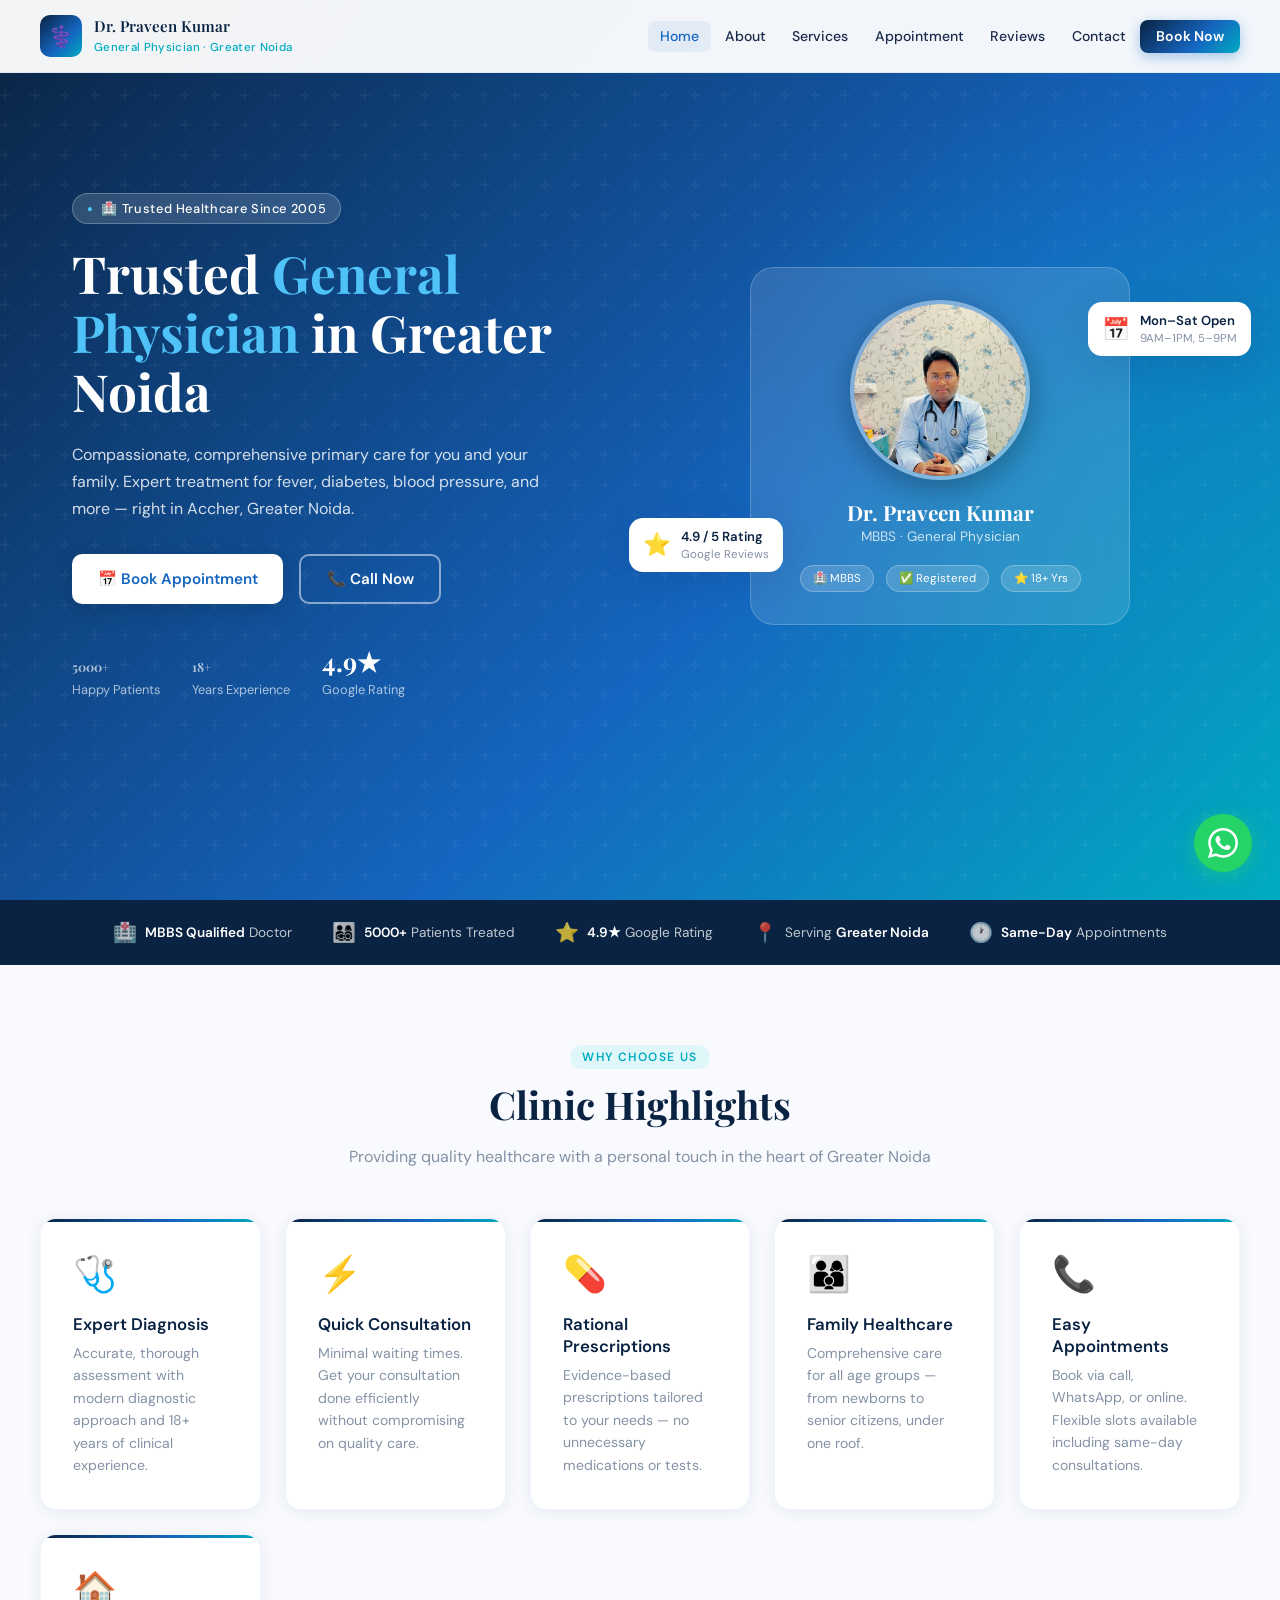
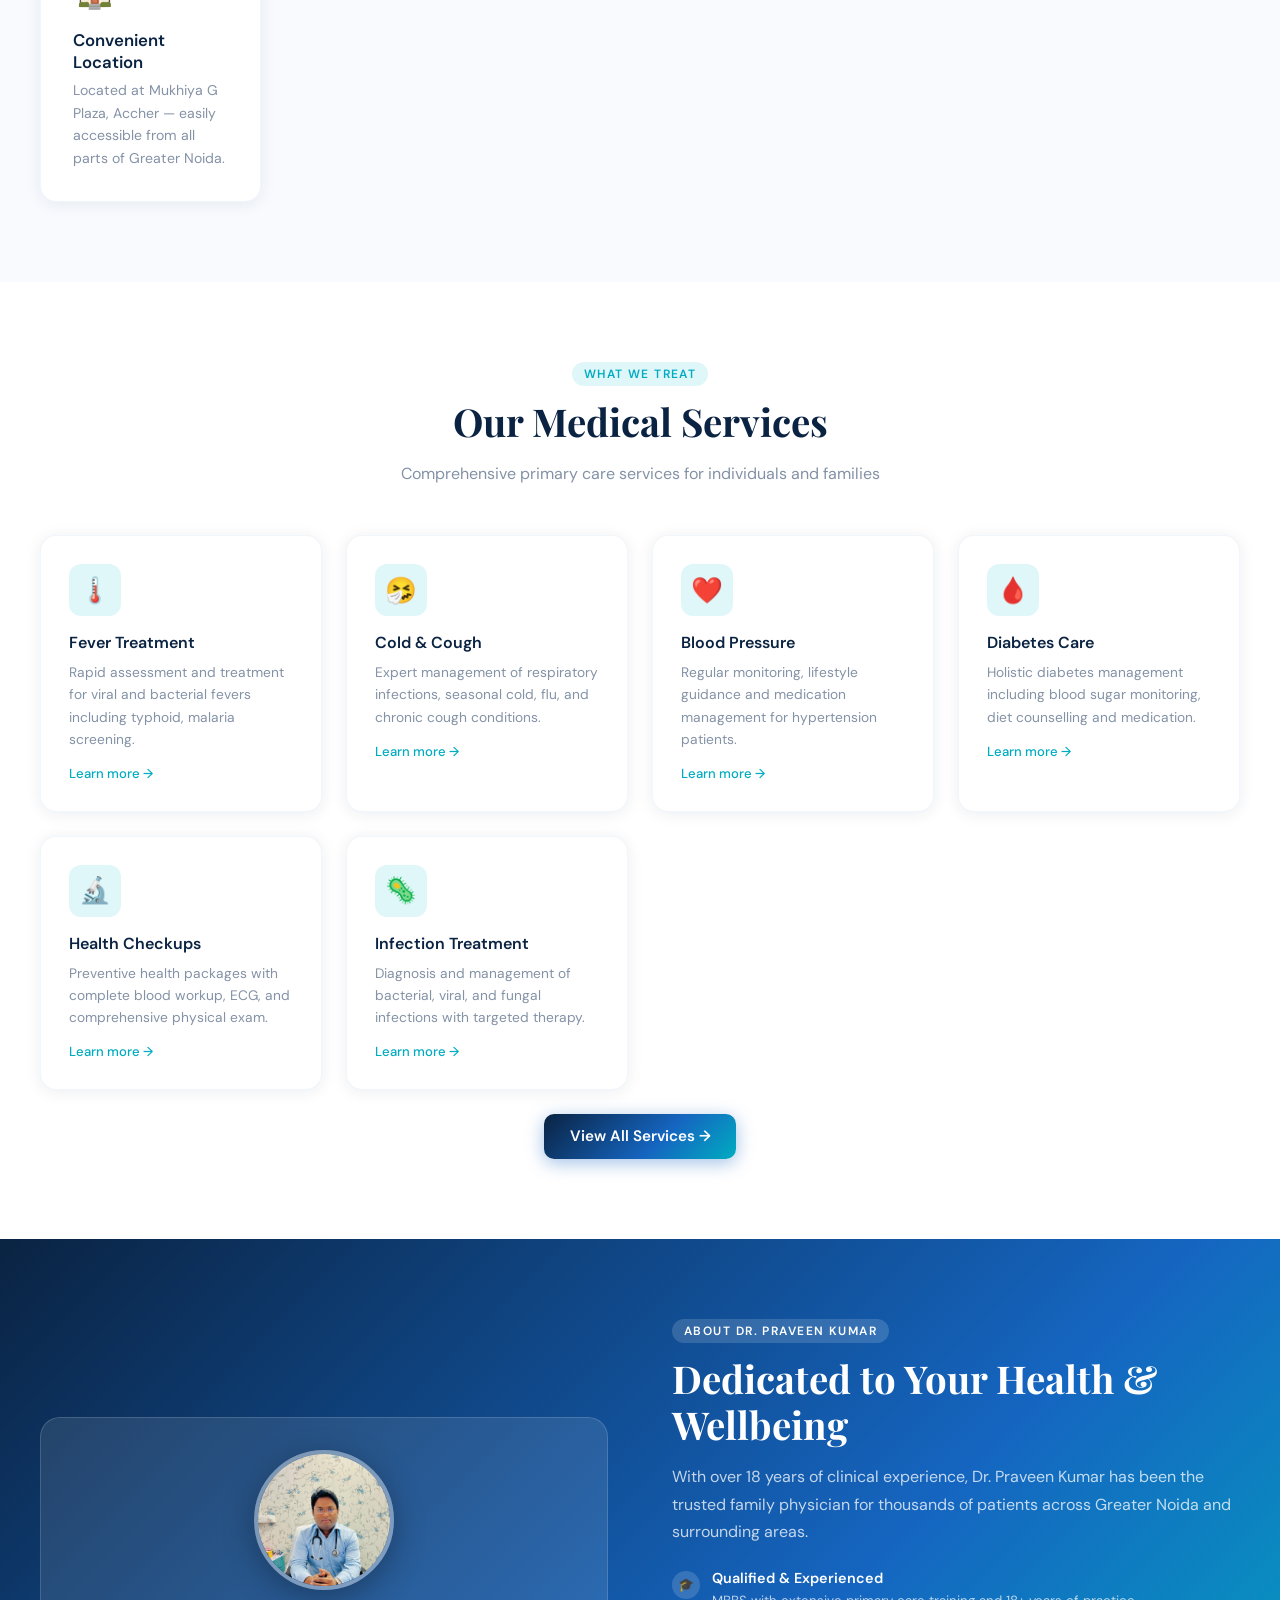
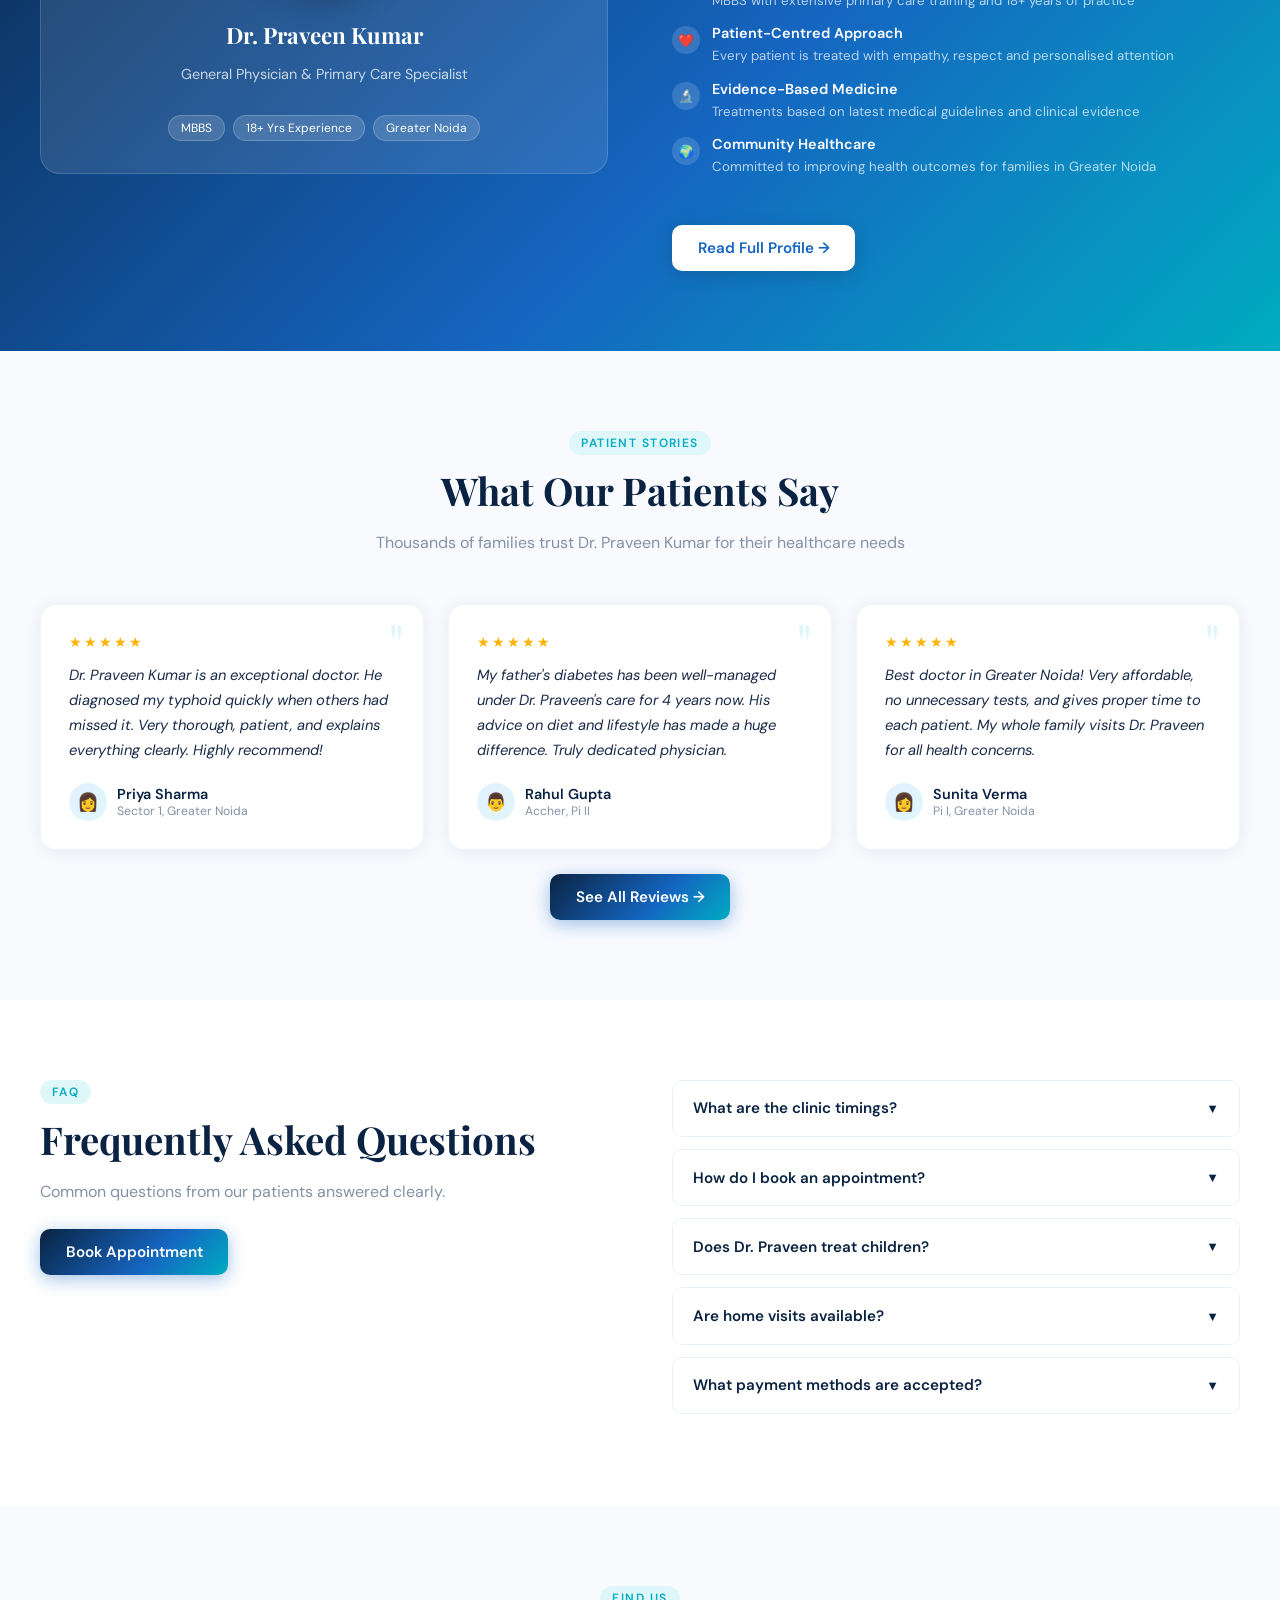
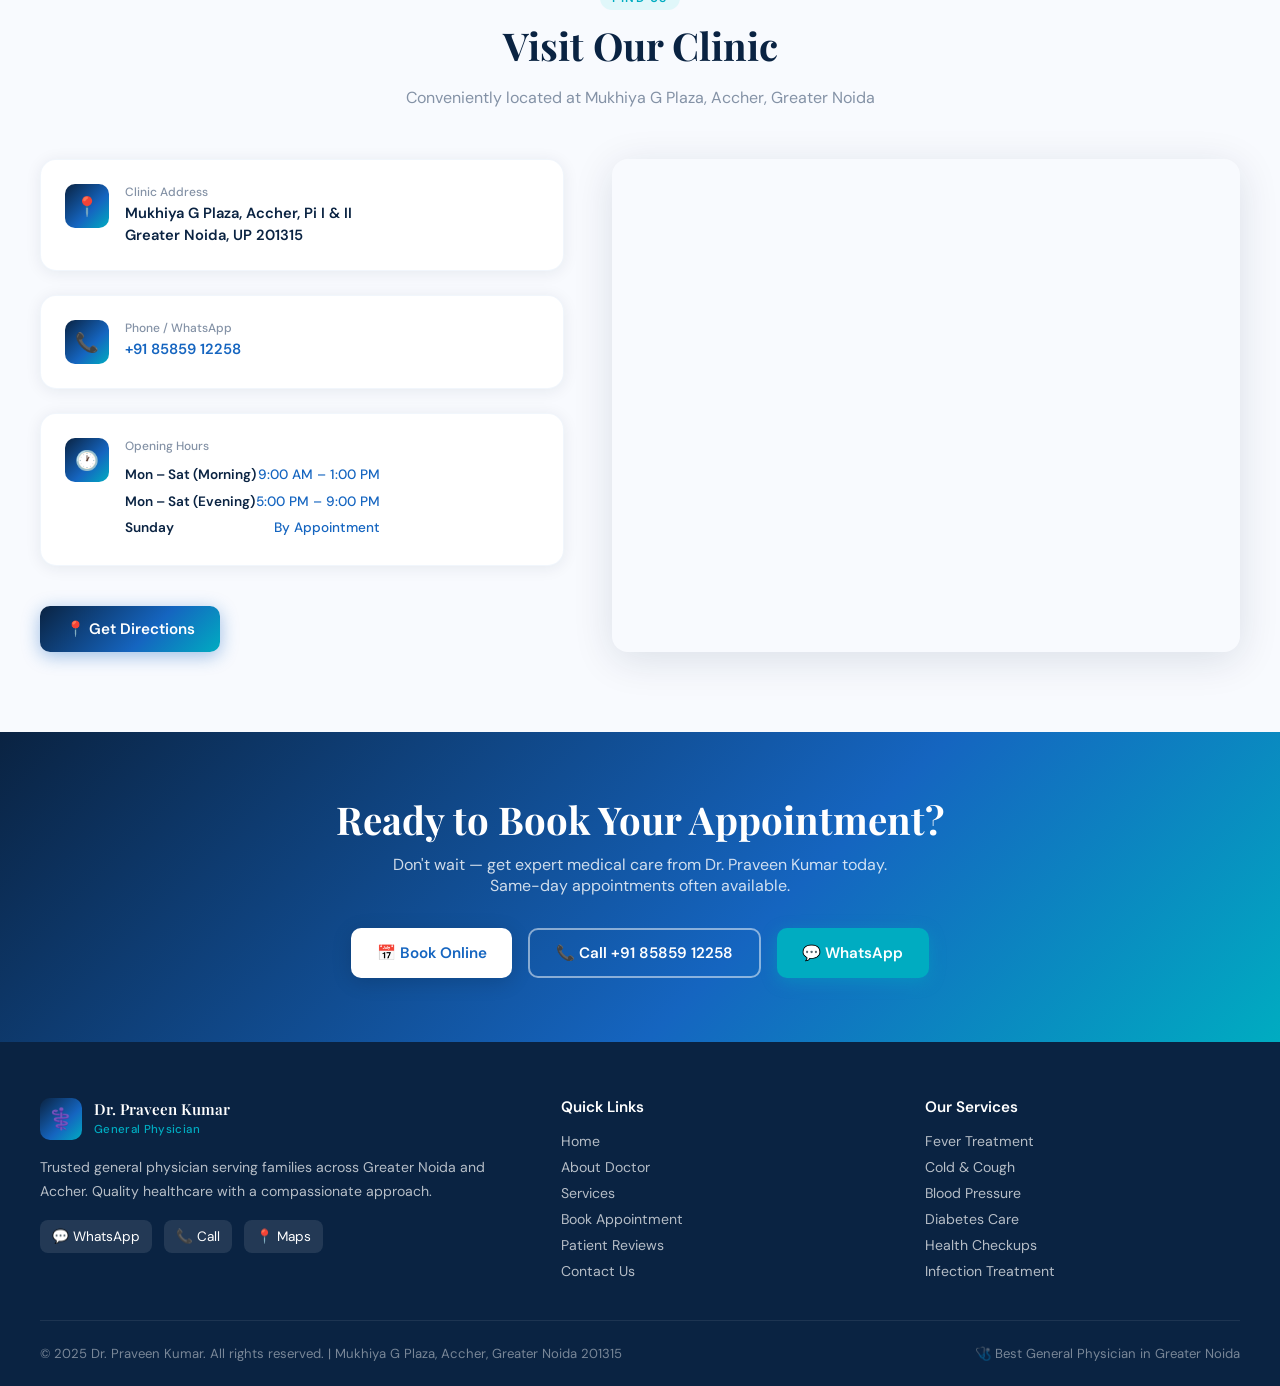
<file: index.html>
<!DOCTYPE html>
<html lang="en">
<head>
<meta charset="UTF-8"/>
<meta name="viewport" content="width=device-width, initial-scale=1.0"/>
<title>Dr. Praveen Kumar – Best General Physician in Greater Noida</title>
<meta name="description" content="Dr. Praveen Kumar is a trusted General Physician in Greater Noida, Accher. Expert in fever, diabetes, BP, infections & preventive care. Book appointment: +91 8585912258"/>
<meta name="keywords" content="Best General Physician Greater Noida, Doctor near Accher Greater Noida, General Physician Greater Noida, Dr Praveen Kumar"/>
<meta property="og:title" content="Dr. Praveen Kumar – Best General Physician in Greater Noida"/>
<meta property="og:description" content="Trusted General Physician in Accher, Greater Noida. Expert care for fever, diabetes, BP & more. Book appointment now."/>
<meta property="og:type" content="website"/>
<link rel="canonical" href="https://drpraveenkumar.in/"/>
<link rel="stylesheet" href="style.css"/>
<script type="application/ld+json">
{"@context":"https://schema.org","@type":["LocalBusiness","MedicalClinic","Physician"],"name":"Dr. Praveen Kumar – Best General Physician","description":"General Physician in Accher, Greater Noida offering comprehensive primary care","url":"https://drpraveenkumar.in","telephone":"+918585912258","address":{"@type":"PostalAddress","streetAddress":"Mukhiya G Plaza, Accher, Pi I & II","addressLocality":"Greater Noida","addressRegion":"Uttar Pradesh","postalCode":"201315","addressCountry":"IN"},"geo":{"@type":"GeoCoordinates","latitude":28.4595,"longitude":77.5021},"openingHours":["Mo-Sa 09:00-13:00","Mo-Sa 17:00-21:00"],"medicalSpecialty":"General Practice","hasMap":"https://maps.app.goo.gl/XNpBcMZ1L3HhsXba7"}
</script>
</head>
<body>

<!-- NAVBAR -->
<nav class="navbar" id="navbar">
  <div class="nav-inner">
    <a href="index.html" class="nav-logo">
      <div class="logo-icon">⚕️</div>
      <div class="logo-text">
        <strong>Dr. Praveen Kumar</strong>
        <span>General Physician · Greater Noida</span>
      </div>
    </a>
    <ul class="nav-links">
      <li><a href="index.html" class="active">Home</a></li>
      <li><a href="about.html">About</a></li>
      <li><a href="services.html">Services</a></li>
      <li><a href="appointment.html">Appointment</a></li>
      <li><a href="reviews.html">Reviews</a></li>
      <li><a href="contact.html">Contact</a></li>
      <li><a href="appointment.html" class="nav-cta">Book Now</a></li>
    </ul>
    <div class="hamburger" id="hamburger">
      <span></span><span></span><span></span>
    </div>
  </div>
</nav>

<!-- MOBILE MENU -->
<div class="mobile-menu" id="mobileMenu">
  <a href="index.html">Home</a>
  <a href="about.html">About Doctor</a>
  <a href="services.html">Services</a>
  <a href="appointment.html">Book Appointment</a>
  <a href="reviews.html">Patient Reviews</a>
  <a href="contact.html">Contact</a>
</div>

<!-- HERO -->
<section class="hero" id="home">
  <div class="hero-blob"></div>
  <div class="hero-container">
    <div class="hero-content">
      <div class="hero-badge">🏥 Trusted Healthcare Since 2005</div>
      <h1 class="hero-title">Trusted <em>General Physician</em> in Greater Noida</h1>
      <p class="hero-subtitle">Compassionate, comprehensive primary care for you and your family. Expert treatment for fever, diabetes, blood pressure, and more — right in Accher, Greater Noida.</p>
      <div class="hero-actions">
        <a href="appointment.html" class="btn btn-white">📅 Book Appointment</a>
        <a href="tel:+918585912258" class="btn btn-outline-white">📞 Call Now</a>
      </div>
      <div class="hero-stats">
        <div class="stat">
          <strong><span data-count="5000" data-suffix="+">5000+</span></strong>
          <span>Happy Patients</span>
        </div>
        <div class="stat">
          <strong><span data-count="18" data-suffix="+">18+</span></strong>
          <span>Years Experience</span>
        </div>
        <div class="stat">
          <strong>4.9★</strong>
          <span>Google Rating</span>
        </div>
      </div>
    </div>
    <div class="hero-image-wrap">
      <div class="hero-card">
        <div class="doctor-photo-wrap">
          <img src="dr.jpeg" alt="Dr. Praveen Kumar – General Physician Greater Noida" loading="eager"/>
        </div>
        <div class="doctor-info">
          <h3>Dr. Praveen Kumar</h3>
          <p>MBBS · General Physician</p>
        </div>
        <div class="cert-badges">
          <span class="cert-badge">🏥 MBBS</span>
          <span class="cert-badge">✅ Registered</span>
          <span class="cert-badge">⭐ 18+ Yrs</span>
        </div>
      </div>
      <div class="floating-card fc1">
        <span class="fc-icon">📅</span>
        <div><strong>Mon–Sat Open</strong><span>9AM–1PM, 5–9PM</span></div>
      </div>
      <div class="floating-card fc2">
        <span class="fc-icon">⭐</span>
        <div><strong>4.9 / 5 Rating</strong><span>Google Reviews</span></div>
      </div>
    </div>
  </div>
</section>

<!-- TRUST BAR -->
<div class="trust-bar">
  <div class="trust-inner">
    <div class="trust-item"><span class="ti-icon">🏥</span><div><strong>MBBS Qualified</strong> Doctor</div></div>
    <div class="trust-item"><span class="ti-icon">👨‍👩‍👧‍👦</span><div><strong>5000+</strong> Patients Treated</div></div>
    <div class="trust-item"><span class="ti-icon">⭐</span><div><strong>4.9★</strong> Google Rating</div></div>
    <div class="trust-item"><span class="ti-icon">📍</span><div>Serving <strong>Greater Noida</strong></div></div>
    <div class="trust-item"><span class="ti-icon">🕐</span><div><strong>Same-Day</strong> Appointments</div></div>
  </div>
</div>

<!-- HIGHLIGHTS -->
<section class="highlights">
  <div class="container">
    <div class="text-center">
      <span class="section-label">Why Choose Us</span>
      <h2 class="section-title">Clinic Highlights</h2>
      <p class="section-sub">Providing quality healthcare with a personal touch in the heart of Greater Noida</p>
    </div>
    <div class="highlights-grid">
      <div class="highlight-card reveal">
        <div class="hc-icon">🩺</div>
        <div class="hc-title">Expert Diagnosis</div>
        <p class="hc-text">Accurate, thorough assessment with modern diagnostic approach and 18+ years of clinical experience.</p>
      </div>
      <div class="highlight-card reveal">
        <div class="hc-icon">⚡</div>
        <div class="hc-title">Quick Consultation</div>
        <p class="hc-text">Minimal waiting times. Get your consultation done efficiently without compromising on quality care.</p>
      </div>
      <div class="highlight-card reveal">
        <div class="hc-icon">💊</div>
        <div class="hc-title">Rational Prescriptions</div>
        <p class="hc-text">Evidence-based prescriptions tailored to your needs — no unnecessary medications or tests.</p>
      </div>
      <div class="highlight-card reveal">
        <div class="hc-icon">👨‍👩‍👦</div>
        <div class="hc-title">Family Healthcare</div>
        <p class="hc-text">Comprehensive care for all age groups — from newborns to senior citizens, under one roof.</p>
      </div>
      <div class="highlight-card reveal">
        <div class="hc-icon">📞</div>
        <div class="hc-title">Easy Appointments</div>
        <p class="hc-text">Book via call, WhatsApp, or online. Flexible slots available including same-day consultations.</p>
      </div>
      <div class="highlight-card reveal">
        <div class="hc-icon">🏠</div>
        <div class="hc-title">Convenient Location</div>
        <p class="hc-text">Located at Mukhiya G Plaza, Accher — easily accessible from all parts of Greater Noida.</p>
      </div>
    </div>
  </div>
</section>

<!-- SERVICES OVERVIEW -->
<section class="services" id="services">
  <div class="container">
    <div class="text-center">
      <span class="section-label">What We Treat</span>
      <h2 class="section-title">Our Medical Services</h2>
      <p class="section-sub">Comprehensive primary care services for individuals and families</p>
    </div>
    <div class="services-grid">
      <div class="service-card reveal">
        <div class="sc-icon-wrap">🌡️</div>
        <div class="sc-title">Fever Treatment</div>
        <p class="sc-text">Rapid assessment and treatment for viral and bacterial fevers including typhoid, malaria screening.</p>
        <span class="sc-link">Learn more →</span>
      </div>
      <div class="service-card reveal">
        <div class="sc-icon-wrap">🤧</div>
        <div class="sc-title">Cold & Cough</div>
        <p class="sc-text">Expert management of respiratory infections, seasonal cold, flu, and chronic cough conditions.</p>
        <span class="sc-link">Learn more →</span>
      </div>
      <div class="service-card reveal">
        <div class="sc-icon-wrap">❤️</div>
        <div class="sc-title">Blood Pressure</div>
        <p class="sc-text">Regular monitoring, lifestyle guidance and medication management for hypertension patients.</p>
        <span class="sc-link">Learn more →</span>
      </div>
      <div class="service-card reveal">
        <div class="sc-icon-wrap">🩸</div>
        <div class="sc-title">Diabetes Care</div>
        <p class="sc-text">Holistic diabetes management including blood sugar monitoring, diet counselling and medication.</p>
        <span class="sc-link">Learn more →</span>
      </div>
      <div class="service-card reveal">
        <div class="sc-icon-wrap">🔬</div>
        <div class="sc-title">Health Checkups</div>
        <p class="sc-text">Preventive health packages with complete blood workup, ECG, and comprehensive physical exam.</p>
        <span class="sc-link">Learn more →</span>
      </div>
      <div class="service-card reveal">
        <div class="sc-icon-wrap">🦠</div>
        <div class="sc-title">Infection Treatment</div>
        <p class="sc-text">Diagnosis and management of bacterial, viral, and fungal infections with targeted therapy.</p>
        <span class="sc-link">Learn more →</span>
      </div>
    </div>
    <div class="text-center mt-3">
      <a href="services.html" class="btn btn-primary">View All Services →</a>
    </div>
  </div>
</section>

<!-- ABOUT STRIP -->
<section class="about-strip">
  <div class="container">
    <div class="about-strip-inner">
      <div class="about-img-wrap reveal">
        <div class="doctor-photo-about">
          <img src="dr.jpeg" alt="Dr. Praveen Kumar" loading="lazy"/>
        </div>
        <h3>Dr. Praveen Kumar</h3>
        <p>General Physician & Primary Care Specialist</p>
        <div class="qual-pills">
          <span class="qual-pill">MBBS</span>
          <span class="qual-pill">18+ Yrs Experience</span>
          <span class="qual-pill">Greater Noida</span>
        </div>
      </div>
      <div class="about-content reveal">
        <span class="section-label" style="background:rgba(255,255,255,0.15);color:white;">About Dr. Praveen Kumar</span>
        <h2 class="section-title" style="color:white;">Dedicated to Your Health & Wellbeing</h2>
        <p class="section-sub">With over 18 years of clinical experience, Dr. Praveen Kumar has been the trusted family physician for thousands of patients across Greater Noida and surrounding areas.</p>
        <div class="about-points">
          <div class="about-point">
            <div class="ap-icon">🎓</div>
            <div class="ap-text"><strong>Qualified & Experienced</strong><span>MBBS with extensive primary care training and 18+ years of practice</span></div>
          </div>
          <div class="about-point">
            <div class="ap-icon">❤️</div>
            <div class="ap-text"><strong>Patient-Centred Approach</strong><span>Every patient is treated with empathy, respect and personalised attention</span></div>
          </div>
          <div class="about-point">
            <div class="ap-icon">🔬</div>
            <div class="ap-text"><strong>Evidence-Based Medicine</strong><span>Treatments based on latest medical guidelines and clinical evidence</span></div>
          </div>
          <div class="about-point">
            <div class="ap-icon">🌍</div>
            <div class="ap-text"><strong>Community Healthcare</strong><span>Committed to improving health outcomes for families in Greater Noida</span></div>
          </div>
        </div>
        <div class="mt-3">
          <a href="about.html" class="btn btn-white" style="margin-top:1.5rem">Read Full Profile →</a>
        </div>
      </div>
    </div>
  </div>
</section>

<!-- TESTIMONIALS -->
<section class="testimonials">
  <div class="container">
    <div class="text-center">
      <span class="section-label">Patient Stories</span>
      <h2 class="section-title">What Our Patients Say</h2>
      <p class="section-sub">Thousands of families trust Dr. Praveen Kumar for their healthcare needs</p>
    </div>
    <div class="testimonials-grid">
      <div class="testimonial-card reveal">
        <div class="quote-mark">"</div>
        <div class="stars">★★★★★</div>
        <p class="t-text">Dr. Praveen Kumar is an exceptional doctor. He diagnosed my typhoid quickly when others had missed it. Very thorough, patient, and explains everything clearly. Highly recommend!</p>
        <div class="t-author">
          <div class="t-avatar">👩</div>
          <div><div class="t-name">Priya Sharma</div><div class="t-meta">Sector 1, Greater Noida</div></div>
        </div>
      </div>
      <div class="testimonial-card reveal">
        <div class="quote-mark">"</div>
        <div class="stars">★★★★★</div>
        <p class="t-text">My father's diabetes has been well-managed under Dr. Praveen's care for 4 years now. His advice on diet and lifestyle has made a huge difference. Truly dedicated physician.</p>
        <div class="t-author">
          <div class="t-avatar">👨</div>
          <div><div class="t-name">Rahul Gupta</div><div class="t-meta">Accher, Pi II</div></div>
        </div>
      </div>
      <div class="testimonial-card reveal">
        <div class="quote-mark">"</div>
        <div class="stars">★★★★★</div>
        <p class="t-text">Best doctor in Greater Noida! Very affordable, no unnecessary tests, and gives proper time to each patient. My whole family visits Dr. Praveen for all health concerns.</p>
        <div class="t-author">
          <div class="t-avatar">👩</div>
          <div><div class="t-name">Sunita Verma</div><div class="t-meta">Pi I, Greater Noida</div></div>
        </div>
      </div>
    </div>
    <div class="text-center mt-3">
      <a href="reviews.html" class="btn btn-primary">See All Reviews →</a>
    </div>
  </div>
</section>

<!-- FAQ -->
<section class="faq">
  <div class="container">
    <div class="faq-grid" style="display:grid;grid-template-columns:1fr 1fr;gap:4rem;align-items:start;">
      <div class="reveal">
        <span class="section-label">FAQ</span>
        <h2 class="section-title">Frequently Asked Questions</h2>
        <p class="section-sub">Common questions from our patients answered clearly.</p>
        <div class="mt-3">
          <a href="appointment.html" class="btn btn-primary">Book Appointment</a>
        </div>
      </div>
      <div class="faq-list reveal">
        <div class="faq-item">
          <div class="faq-q">What are the clinic timings? <span class="faq-chevron">▼</span></div>
          <div class="faq-a"><div class="faq-a-inner">The clinic is open Monday to Saturday, 9:00 AM – 1:00 PM (morning) and 5:00 PM – 9:00 PM (evening). Sunday consultations are available on prior appointment.</div></div>
        </div>
        <div class="faq-item">
          <div class="faq-q">How do I book an appointment? <span class="faq-chevron">▼</span></div>
          <div class="faq-a"><div class="faq-a-inner">You can book by calling +91 8585912258, sending a WhatsApp message, or using our online appointment form on this website. Walk-ins are also welcome subject to availability.</div></div>
        </div>
        <div class="faq-item">
          <div class="faq-q">Does Dr. Praveen treat children? <span class="faq-chevron">▼</span></div>
          <div class="faq-a"><div class="faq-a-inner">Yes, Dr. Praveen Kumar provides general medical care for all age groups including children, adults, and senior citizens. For specialized pediatric care, referrals are made as needed.</div></div>
        </div>
        <div class="faq-item">
          <div class="faq-q">Are home visits available? <span class="faq-chevron">▼</span></div>
          <div class="faq-a"><div class="faq-a-inner">Home visits are available for elderly or immobile patients in select areas around Accher and Greater Noida. Please call in advance to check availability.</div></div>
        </div>
        <div class="faq-item">
          <div class="faq-q">What payment methods are accepted? <span class="faq-chevron">▼</span></div>
          <div class="faq-a"><div class="faq-a-inner">We accept cash, UPI (PhonePe, GPay, Paytm), and major debit/credit cards. Consultation fees are very affordable to make healthcare accessible to all.</div></div>
        </div>
      </div>
    </div>
  </div>
</section>

<!-- CONTACT QUICK -->
<section class="contact">
  <div class="container">
    <div class="text-center">
      <span class="section-label">Find Us</span>
      <h2 class="section-title">Visit Our Clinic</h2>
      <p class="section-sub">Conveniently located at Mukhiya G Plaza, Accher, Greater Noida</p>
    </div>
    <div class="contact-grid">
      <div class="contact-info">
        <div class="info-card reveal">
          <div class="ic-icon">📍</div>
          <div>
            <div class="ic-label">Clinic Address</div>
            <div class="ic-value">Mukhiya G Plaza, Accher, Pi I & II<br>Greater Noida, UP 201315</div>
          </div>
        </div>
        <div class="info-card reveal">
          <div class="ic-icon">📞</div>
          <div>
            <div class="ic-label">Phone / WhatsApp</div>
            <div class="ic-value"><a href="tel:+918585912258">+91 85859 12258</a></div>
          </div>
        </div>
        <div class="info-card reveal">
          <div class="ic-icon">🕐</div>
          <div>
            <div class="ic-label">Opening Hours</div>
            <div class="ic-value">
              <table class="hours-table">
                <tr><td>Mon – Sat (Morning)</td><td>9:00 AM – 1:00 PM</td></tr>
                <tr><td>Mon – Sat (Evening)</td><td>5:00 PM – 9:00 PM</td></tr>
                <tr><td>Sunday</td><td>By Appointment</td></tr>
              </table>
            </div>
          </div>
        </div>
        <div class="mt-2">
          <a href="https://maps.app.goo.gl/XNpBcMZ1L3HhsXba7" target="_blank" class="btn btn-primary">📍 Get Directions</a>
        </div>
      </div>
      <div class="map-wrap reveal">
        <iframe src="https://www.google.com/maps/embed?pb=!1m18!1m12!1m3!1d3509.9!2d77.5021!3d28.4595!2m3!1f0!2f0!3f0!3m2!1i1024!2i768!4f13.1!3m3!1m2!1s0x0%3A0x0!2zMjjCsDI3JzM0LjIiTiA3N8KwMzAnMDcuNiJF!5e0!3m2!1sen!2sin!4v1234567890" allowfullscreen="" loading="lazy" referrerpolicy="no-referrer-when-downgrade" title="Dr. Praveen Kumar Clinic Location"></iframe>
      </div>
    </div>
  </div>
</section>

<!-- CTA STRIP -->
<div class="cta-strip">
  <div class="container">
    <h2>Ready to Book Your Appointment?</h2>
    <p>Don't wait — get expert medical care from Dr. Praveen Kumar today. Same-day appointments often available.</p>
    <div class="btn-actions">
      <a href="appointment.html" class="btn btn-white">📅 Book Online</a>
      <a href="tel:+918585912258" class="btn btn-outline-white">📞 Call +91 85859 12258</a>
      <a href="https://wa.me/918585912258?text=Hello%20Dr.%20Praveen%2C%20I%20would%20like%20to%20book%20an%20appointment." target="_blank" class="btn btn-teal">💬 WhatsApp</a>
    </div>
  </div>
</div>

<!-- FOOTER -->
<footer class="footer">
  <div class="footer-grid">
    <div class="footer-brand">
      <div class="nav-logo" style="margin-bottom:0.75rem">
        <div class="logo-icon">⚕️</div>
        <div class="logo-text">
          <strong style="color:white">Dr. Praveen Kumar</strong>
          <span>General Physician</span>
        </div>
      </div>
      <p>Trusted general physician serving families across Greater Noida and Accher. Quality healthcare with a compassionate approach.</p>
      <div style="margin-top:1rem;display:flex;gap:0.75rem;flex-wrap:wrap">
        <a href="https://wa.me/918585912258" target="_blank" style="background:rgba(255,255,255,0.1);border-radius:8px;padding:8px 12px;color:white;font-size:0.85rem;transition:background 0.2s" onmouseover="this.style.background='rgba(255,255,255,0.2)'" onmouseout="this.style.background='rgba(255,255,255,0.1)'">💬 WhatsApp</a>
        <a href="tel:+918585912258" style="background:rgba(255,255,255,0.1);border-radius:8px;padding:8px 12px;color:white;font-size:0.85rem;transition:background 0.2s" onmouseover="this.style.background='rgba(255,255,255,0.2)'" onmouseout="this.style.background='rgba(255,255,255,0.1)'">📞 Call</a>
        <a href="https://maps.app.goo.gl/XNpBcMZ1L3HhsXba7" target="_blank" style="background:rgba(255,255,255,0.1);border-radius:8px;padding:8px 12px;color:white;font-size:0.85rem;transition:background 0.2s" onmouseover="this.style.background='rgba(255,255,255,0.2)'" onmouseout="this.style.background='rgba(255,255,255,0.1)'">📍 Maps</a>
      </div>
    </div>
    <div>
      <h4>Quick Links</h4>
      <div class="footer-links">
        <a href="index.html">Home</a>
        <a href="about.html">About Doctor</a>
        <a href="services.html">Services</a>
        <a href="appointment.html">Book Appointment</a>
        <a href="reviews.html">Patient Reviews</a>
        <a href="contact.html">Contact Us</a>
      </div>
    </div>
    <div>
      <h4>Our Services</h4>
      <div class="footer-links">
        <a href="services.html">Fever Treatment</a>
        <a href="services.html">Cold & Cough</a>
        <a href="services.html">Blood Pressure</a>
        <a href="services.html">Diabetes Care</a>
        <a href="services.html">Health Checkups</a>
        <a href="services.html">Infection Treatment</a>
      </div>
    </div>
  </div>
  <div class="footer-bottom">
    <span>© 2025 Dr. Praveen Kumar. All rights reserved. | Mukhiya G Plaza, Accher, Greater Noida 201315</span>
    <span>🩺 Best General Physician in Greater Noida</span>
  </div>
</footer>

<!-- FLOATING WHATSAPP -->
<a href="https://wa.me/918585912258?text=Hello%20Dr.%20Praveen%2C%20I%20would%20like%20to%20book%20an%20appointment." target="_blank" class="whatsapp-float" aria-label="Chat on WhatsApp">
  <svg width="30" height="30" viewBox="0 0 24 24" fill="white"><path d="M17.472 14.382c-.297-.149-1.758-.867-2.03-.967-.273-.099-.471-.148-.67.15-.197.297-.767.966-.94 1.164-.173.199-.347.223-.644.075-.297-.15-1.255-.463-2.39-1.475-.883-.788-1.48-1.761-1.653-2.059-.173-.297-.018-.458.13-.606.134-.133.298-.347.446-.52.149-.174.198-.298.298-.497.099-.198.05-.371-.025-.52-.075-.149-.669-1.612-.916-2.207-.242-.579-.487-.5-.669-.51-.173-.008-.371-.01-.57-.01-.198 0-.52.074-.792.372-.272.297-1.04 1.016-1.04 2.479 0 1.462 1.065 2.875 1.213 3.074.149.198 2.096 3.2 5.077 4.487.709.306 1.262.489 1.694.625.712.227 1.36.195 1.871.118.571-.085 1.758-.719 2.006-1.413.248-.694.248-1.289.173-1.413-.074-.124-.272-.198-.57-.347m-5.421 7.403h-.004a9.87 9.87 0 01-5.031-1.378l-.361-.214-3.741.982.998-3.648-.235-.374a9.86 9.86 0 01-1.51-5.26c.001-5.45 4.436-9.884 9.888-9.884 2.64 0 5.122 1.03 6.988 2.898a9.825 9.825 0 012.893 6.994c-.003 5.45-4.437 9.884-9.885 9.884m8.413-18.297A11.815 11.815 0 0012.05 0C5.495 0 .16 5.335.157 11.892c0 2.096.547 4.142 1.588 5.945L.057 24l6.305-1.654a11.882 11.882 0 005.683 1.448h.005c6.554 0 11.89-5.335 11.893-11.893a11.821 11.821 0 00-3.48-8.413z"/></svg>
  <span class="wa-tooltip">Chat with Dr. Praveen</span>
</a>

<script src="main.js"></script>
</body>
</html>
</file>
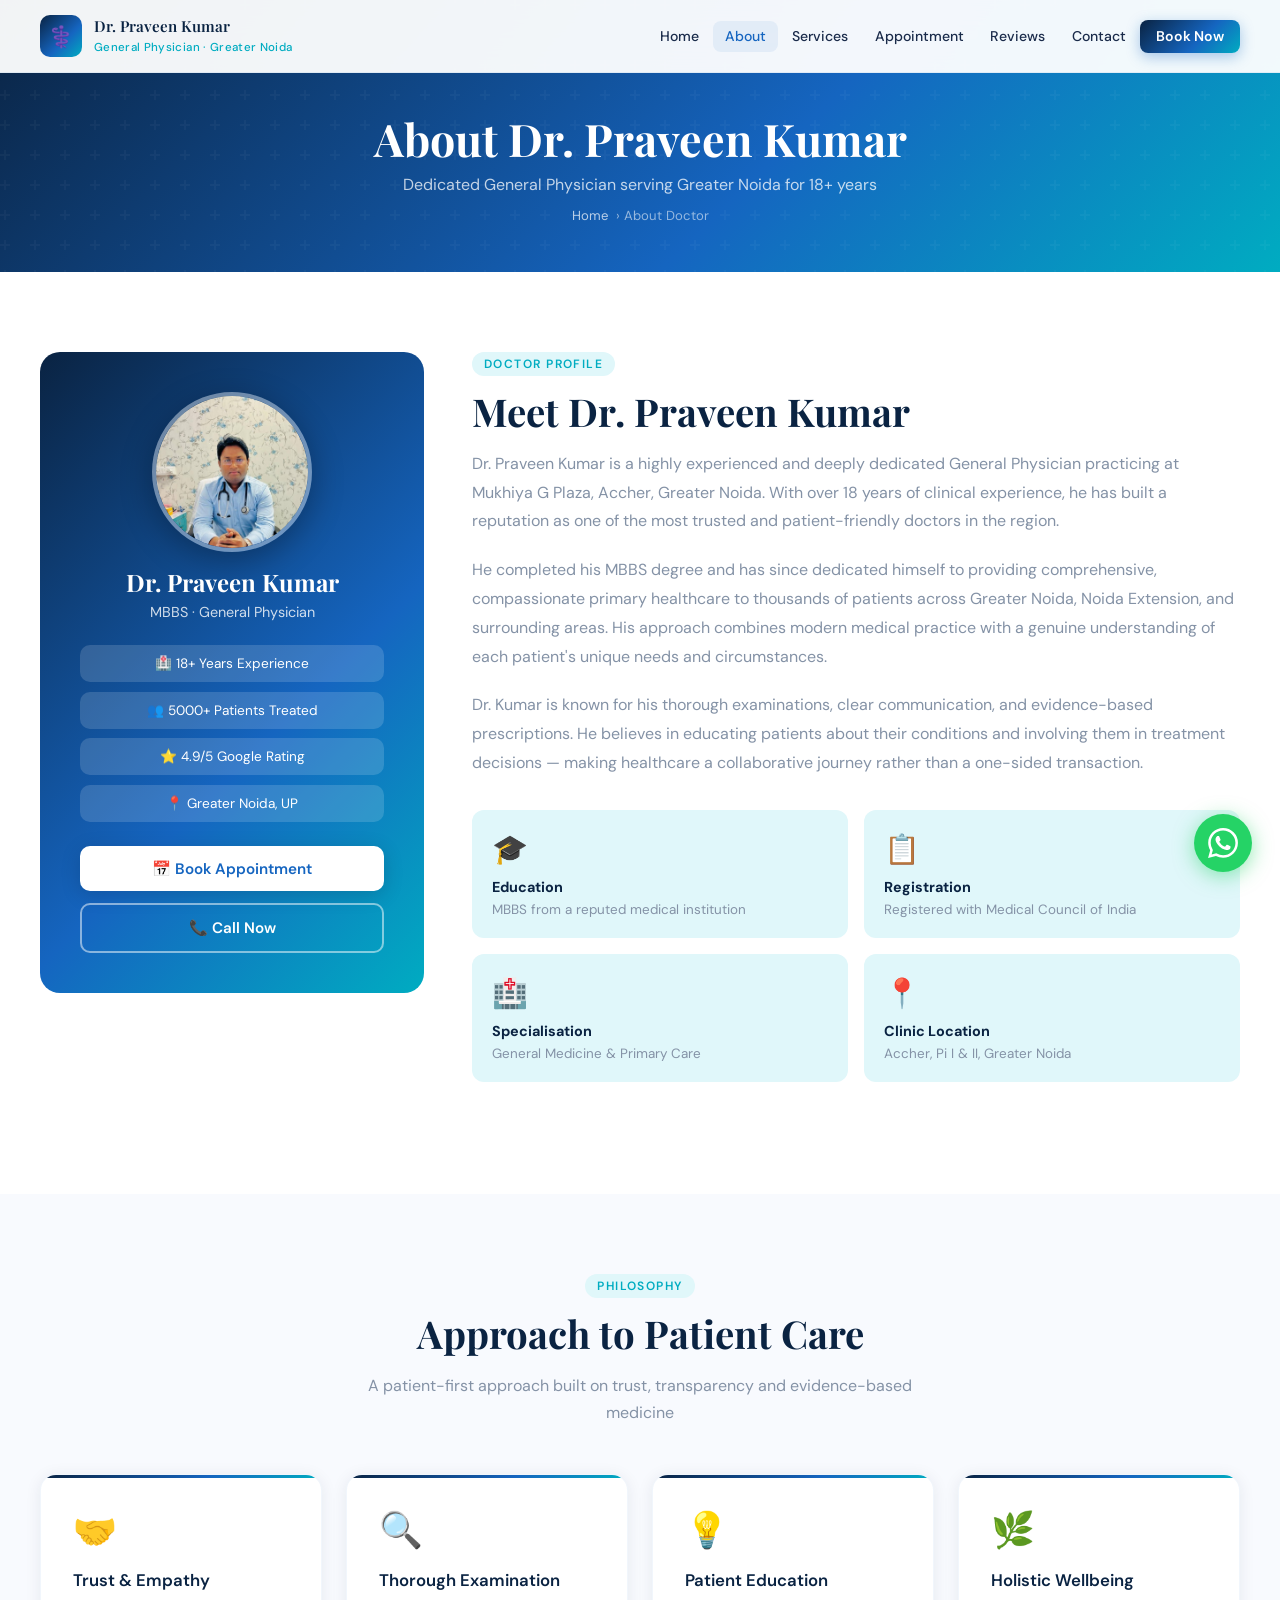
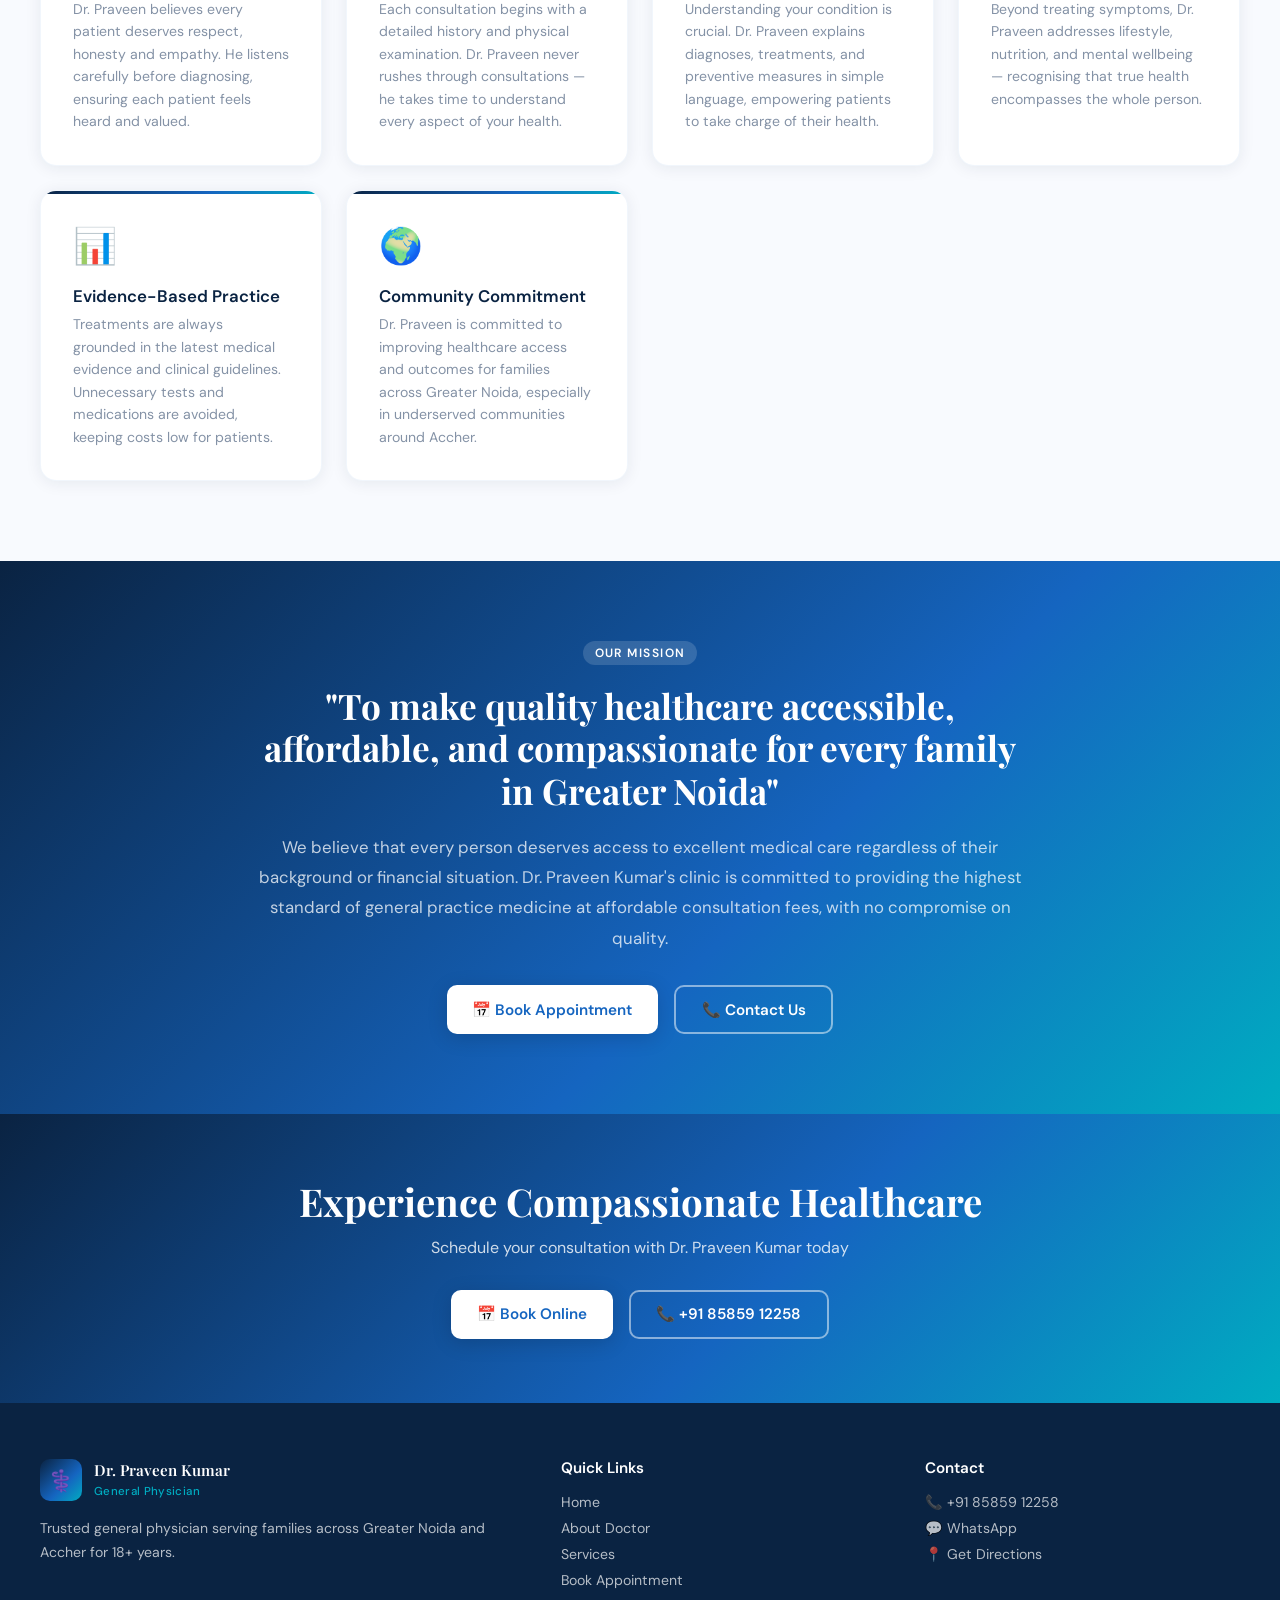
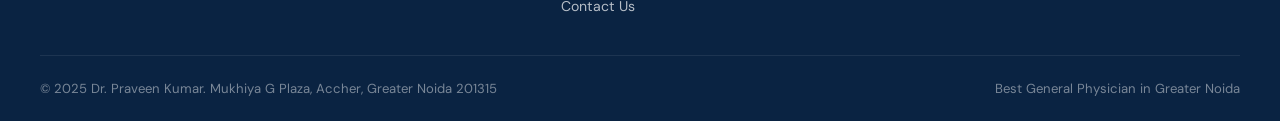
<file: about.html>
<!DOCTYPE html>
<html lang="en">
<head>
<meta charset="UTF-8"/>
<meta name="viewport" content="width=device-width, initial-scale=1.0"/>
<title>About Dr. Praveen Kumar – General Physician Greater Noida</title>
<meta name="description" content="Learn about Dr. Praveen Kumar, experienced General Physician in Greater Noida. 18+ years of compassionate patient care at Accher, Pi I & II."/>
<meta name="keywords" content="Dr Praveen Kumar Greater Noida, General Physician Accher, About Dr Praveen Kumar"/>
<link rel="stylesheet" href="style.css"/>
<script type="application/ld+json">
{"@context":"https://schema.org","@type":"Physician","name":"Dr. Praveen Kumar","medicalSpecialty":"General Practice","address":{"@type":"PostalAddress","streetAddress":"Mukhiya G Plaza, Accher, Pi I & II","addressLocality":"Greater Noida","addressRegion":"Uttar Pradesh","postalCode":"201315","addressCountry":"IN"},"telephone":"+918585912258"}
</script>
</head>
<body>
<nav class="navbar" id="navbar">
  <div class="nav-inner">
    <a href="index.html" class="nav-logo">
      <div class="logo-icon">⚕️</div>
      <div class="logo-text"><strong>Dr. Praveen Kumar</strong><span>General Physician · Greater Noida</span></div>
    </a>
    <ul class="nav-links">
      <li><a href="index.html">Home</a></li>
      <li><a href="about.html" class="active">About</a></li>
      <li><a href="services.html">Services</a></li>
      <li><a href="appointment.html">Appointment</a></li>
      <li><a href="reviews.html">Reviews</a></li>
      <li><a href="contact.html">Contact</a></li>
      <li><a href="appointment.html" class="nav-cta">Book Now</a></li>
    </ul>
    <div class="hamburger" id="hamburger"><span></span><span></span><span></span></div>
  </div>
</nav>
<div class="mobile-menu" id="mobileMenu">
  <a href="index.html">Home</a><a href="about.html">About Doctor</a><a href="services.html">Services</a>
  <a href="appointment.html">Book Appointment</a><a href="reviews.html">Patient Reviews</a><a href="contact.html">Contact</a>
</div>

<div class="page-hero">
  <h1>About Dr. Praveen Kumar</h1>
  <p>Dedicated General Physician serving Greater Noida for 18+ years</p>
  <div class="breadcrumb"><a href="index.html">Home</a> › About Doctor</div>
</div>

<!-- DOCTOR PROFILE -->
<section>
  <div class="container">
    <div class="about-profile-grid" style="display:grid;grid-template-columns:1fr 2fr;gap:3rem;align-items:start">
      <div class="reveal">
        <div style="background:var(--gradient);border-radius:20px;padding:2.5rem;text-align:center;color:white">
          <!-- DOCTOR PHOTO -->
          <div style="width:160px;height:160px;border-radius:50%;border:4px solid rgba(255,255,255,0.4);overflow:hidden;margin:0 auto 1rem;box-shadow:0 8px 32px rgba(0,0,0,0.3)">
            <img src="dr.jpeg" alt="Dr. Praveen Kumar" style="width:100%;height:100%;object-fit:cover;object-position:top center" loading="eager"/>
          </div>
          <h2 style="font-size:1.5rem;margin-bottom:0.4rem">Dr. Praveen Kumar</h2>
          <p style="opacity:0.8;font-size:0.9rem">MBBS · General Physician</p>
          <div style="margin-top:1.5rem;display:flex;flex-direction:column;gap:0.6rem">
            <div style="background:rgba(255,255,255,0.15);border-radius:10px;padding:10px 14px;font-size:0.85rem">🏥 18+ Years Experience</div>
            <div style="background:rgba(255,255,255,0.15);border-radius:10px;padding:10px 14px;font-size:0.85rem">👥 5000+ Patients Treated</div>
            <div style="background:rgba(255,255,255,0.15);border-radius:10px;padding:10px 14px;font-size:0.85rem">⭐ 4.9/5 Google Rating</div>
            <div style="background:rgba(255,255,255,0.15);border-radius:10px;padding:10px 14px;font-size:0.85rem">📍 Greater Noida, UP</div>
          </div>
          <div style="margin-top:1.5rem;display:flex;flex-direction:column;gap:0.75rem">
            <a href="appointment.html" class="btn btn-white" style="justify-content:center">📅 Book Appointment</a>
            <a href="tel:+918585912258" class="btn btn-outline-white" style="justify-content:center">📞 Call Now</a>
          </div>
        </div>
      </div>
      <div class="reveal">
        <span class="section-label">Doctor Profile</span>
        <h2 class="section-title">Meet Dr. Praveen Kumar</h2>
        <p style="color:var(--gray);line-height:1.8;margin-bottom:1.25rem">Dr. Praveen Kumar is a highly experienced and deeply dedicated General Physician practicing at Mukhiya G Plaza, Accher, Greater Noida. With over 18 years of clinical experience, he has built a reputation as one of the most trusted and patient-friendly doctors in the region.</p>
        <p style="color:var(--gray);line-height:1.8;margin-bottom:1.25rem">He completed his MBBS degree and has since dedicated himself to providing comprehensive, compassionate primary healthcare to thousands of patients across Greater Noida, Noida Extension, and surrounding areas. His approach combines modern medical practice with a genuine understanding of each patient's unique needs and circumstances.</p>
        <p style="color:var(--gray);line-height:1.8;margin-bottom:2rem">Dr. Kumar is known for his thorough examinations, clear communication, and evidence-based prescriptions. He believes in educating patients about their conditions and involving them in treatment decisions — making healthcare a collaborative journey rather than a one-sided transaction.</p>

        <div style="display:grid;grid-template-columns:1fr 1fr;gap:1rem;margin-bottom:2rem">
          <div style="background:var(--teal-light);border-radius:12px;padding:1.25rem">
            <div style="font-size:1.8rem;margin-bottom:0.5rem">🎓</div>
            <strong style="color:var(--navy);font-size:0.9rem">Education</strong>
            <p style="font-size:0.84rem;color:var(--gray);margin-top:4px">MBBS from a reputed medical institution</p>
          </div>
          <div style="background:var(--teal-light);border-radius:12px;padding:1.25rem">
            <div style="font-size:1.8rem;margin-bottom:0.5rem">📋</div>
            <strong style="color:var(--navy);font-size:0.9rem">Registration</strong>
            <p style="font-size:0.84rem;color:var(--gray);margin-top:4px">Registered with Medical Council of India</p>
          </div>
          <div style="background:var(--teal-light);border-radius:12px;padding:1.25rem">
            <div style="font-size:1.8rem;margin-bottom:0.5rem">🏥</div>
            <strong style="color:var(--navy);font-size:0.9rem">Specialisation</strong>
            <p style="font-size:0.84rem;color:var(--gray);margin-top:4px">General Medicine & Primary Care</p>
          </div>
          <div style="background:var(--teal-light);border-radius:12px;padding:1.25rem">
            <div style="font-size:1.8rem;margin-bottom:0.5rem">📍</div>
            <strong style="color:var(--navy);font-size:0.9rem">Clinic Location</strong>
            <p style="font-size:0.84rem;color:var(--gray);margin-top:4px">Accher, Pi I & II, Greater Noida</p>
          </div>
        </div>
      </div>
    </div>
  </div>
</section>

<!-- APPROACH & VALUES -->
<section style="background:var(--off-white)">
  <div class="container">
    <div class="text-center">
      <span class="section-label">Philosophy</span>
      <h2 class="section-title">Approach to Patient Care</h2>
      <p class="section-sub">A patient-first approach built on trust, transparency and evidence-based medicine</p>
    </div>
    <div style="display:grid;grid-template-columns:repeat(auto-fit,minmax(280px,1fr));gap:1.5rem;margin-top:3rem">
      <div class="highlight-card reveal">
        <div class="hc-icon">🤝</div>
        <div class="hc-title">Trust & Empathy</div>
        <p class="hc-text">Dr. Praveen believes every patient deserves respect, honesty and empathy. He listens carefully before diagnosing, ensuring each patient feels heard and valued.</p>
      </div>
      <div class="highlight-card reveal">
        <div class="hc-icon">🔍</div>
        <div class="hc-title">Thorough Examination</div>
        <p class="hc-text">Each consultation begins with a detailed history and physical examination. Dr. Praveen never rushes through consultations — he takes time to understand every aspect of your health.</p>
      </div>
      <div class="highlight-card reveal">
        <div class="hc-icon">💡</div>
        <div class="hc-title">Patient Education</div>
        <p class="hc-text">Understanding your condition is crucial. Dr. Praveen explains diagnoses, treatments, and preventive measures in simple language, empowering patients to take charge of their health.</p>
      </div>
      <div class="highlight-card reveal">
        <div class="hc-icon">🌿</div>
        <div class="hc-title">Holistic Wellbeing</div>
        <p class="hc-text">Beyond treating symptoms, Dr. Praveen addresses lifestyle, nutrition, and mental wellbeing — recognising that true health encompasses the whole person.</p>
      </div>
      <div class="highlight-card reveal">
        <div class="hc-icon">📊</div>
        <div class="hc-title">Evidence-Based Practice</div>
        <p class="hc-text">Treatments are always grounded in the latest medical evidence and clinical guidelines. Unnecessary tests and medications are avoided, keeping costs low for patients.</p>
      </div>
      <div class="highlight-card reveal">
        <div class="hc-icon">🌍</div>
        <div class="hc-title">Community Commitment</div>
        <p class="hc-text">Dr. Praveen is committed to improving healthcare access and outcomes for families across Greater Noida, especially in underserved communities around Accher.</p>
      </div>
    </div>
  </div>
</section>

<!-- MISSION -->
<section class="about-strip">
  <div class="container">
    <div style="max-width:780px;margin:0 auto;text-align:center">
      <span class="section-label" style="background:rgba(255,255,255,0.15);color:white">Our Mission</span>
      <h2 class="section-title" style="color:white;font-size:clamp(1.6rem,3vw,2.2rem);margin-top:0.5rem">"To make quality healthcare accessible, affordable, and compassionate for every family in Greater Noida"</h2>
      <p style="color:rgba(255,255,255,0.75);font-size:1.05rem;line-height:1.8;margin-top:1.25rem">We believe that every person deserves access to excellent medical care regardless of their background or financial situation. Dr. Praveen Kumar's clinic is committed to providing the highest standard of general practice medicine at affordable consultation fees, with no compromise on quality.</p>
      <div style="margin-top:2rem;display:flex;gap:1rem;justify-content:center;flex-wrap:wrap">
        <a href="appointment.html" class="btn btn-white">📅 Book Appointment</a>
        <a href="contact.html" class="btn btn-outline-white">📞 Contact Us</a>
      </div>
    </div>
  </div>
</section>

<div class="cta-strip">
  <div class="container">
    <h2>Experience Compassionate Healthcare</h2>
    <p>Schedule your consultation with Dr. Praveen Kumar today</p>
    <div class="btn-actions">
      <a href="appointment.html" class="btn btn-white">📅 Book Online</a>
      <a href="tel:+918585912258" class="btn btn-outline-white">📞 +91 85859 12258</a>
    </div>
  </div>
</div>

<footer class="footer">
  <div class="footer-grid">
    <div class="footer-brand">
      <div class="nav-logo" style="margin-bottom:0.75rem"><div class="logo-icon">⚕️</div><div class="logo-text"><strong style="color:white">Dr. Praveen Kumar</strong><span>General Physician</span></div></div>
      <p>Trusted general physician serving families across Greater Noida and Accher for 18+ years.</p>
    </div>
    <div><h4>Quick Links</h4><div class="footer-links"><a href="index.html">Home</a><a href="about.html">About Doctor</a><a href="services.html">Services</a><a href="appointment.html">Book Appointment</a><a href="contact.html">Contact Us</a></div></div>
    <div><h4>Contact</h4><div class="footer-links"><a href="tel:+918585912258">📞 +91 85859 12258</a><a href="https://wa.me/918585912258">💬 WhatsApp</a><a href="https://maps.app.goo.gl/XNpBcMZ1L3HhsXba7" target="_blank">📍 Get Directions</a></div></div>
  </div>
  <div class="footer-bottom"><span>© 2025 Dr. Praveen Kumar. Mukhiya G Plaza, Accher, Greater Noida 201315</span><span>Best General Physician in Greater Noida</span></div>
</footer>

<a href="https://wa.me/918585912258?text=Hello%20Dr.%20Praveen%2C%20I%20would%20like%20to%20book%20an%20appointment." target="_blank" class="whatsapp-float" aria-label="WhatsApp">
  <svg width="30" height="30" viewBox="0 0 24 24" fill="white"><path d="M17.472 14.382c-.297-.149-1.758-.867-2.03-.967-.273-.099-.471-.148-.67.15-.197.297-.767.966-.94 1.164-.173.199-.347.223-.644.075-.297-.15-1.255-.463-2.39-1.475-.883-.788-1.48-1.761-1.653-2.059-.173-.297-.018-.458.13-.606.134-.133.298-.347.446-.52.149-.174.198-.298.298-.497.099-.198.05-.371-.025-.52-.075-.149-.669-1.612-.916-2.207-.242-.579-.487-.5-.669-.51-.173-.008-.371-.01-.57-.01-.198 0-.52.074-.792.372-.272.297-1.04 1.016-1.04 2.479 0 1.462 1.065 2.875 1.213 3.074.149.198 2.096 3.2 5.077 4.487.709.306 1.262.489 1.694.625.712.227 1.36.195 1.871.118.571-.085 1.758-.719 2.006-1.413.248-.694.248-1.289.173-1.413-.074-.124-.272-.198-.57-.347m-5.421 7.403h-.004a9.87 9.87 0 01-5.031-1.378l-.361-.214-3.741.982.998-3.648-.235-.374a9.86 9.86 0 01-1.51-5.26c.001-5.45 4.436-9.884 9.888-9.884 2.64 0 5.122 1.03 6.988 2.898a9.825 9.825 0 012.893 6.994c-.003 5.45-4.437 9.884-9.885 9.884m8.413-18.297A11.815 11.815 0 0012.05 0C5.495 0 .16 5.335.157 11.892c0 2.096.547 4.142 1.588 5.945L.057 24l6.305-1.654a11.882 11.882 0 005.683 1.448h.005c6.554 0 11.89-5.335 11.893-11.893a11.821 11.821 0 00-3.48-8.413z"/></svg>
  <span class="wa-tooltip">Chat with Dr. Praveen</span>
</a>
<script src="main.js"></script>
</body>
</html>
</file>
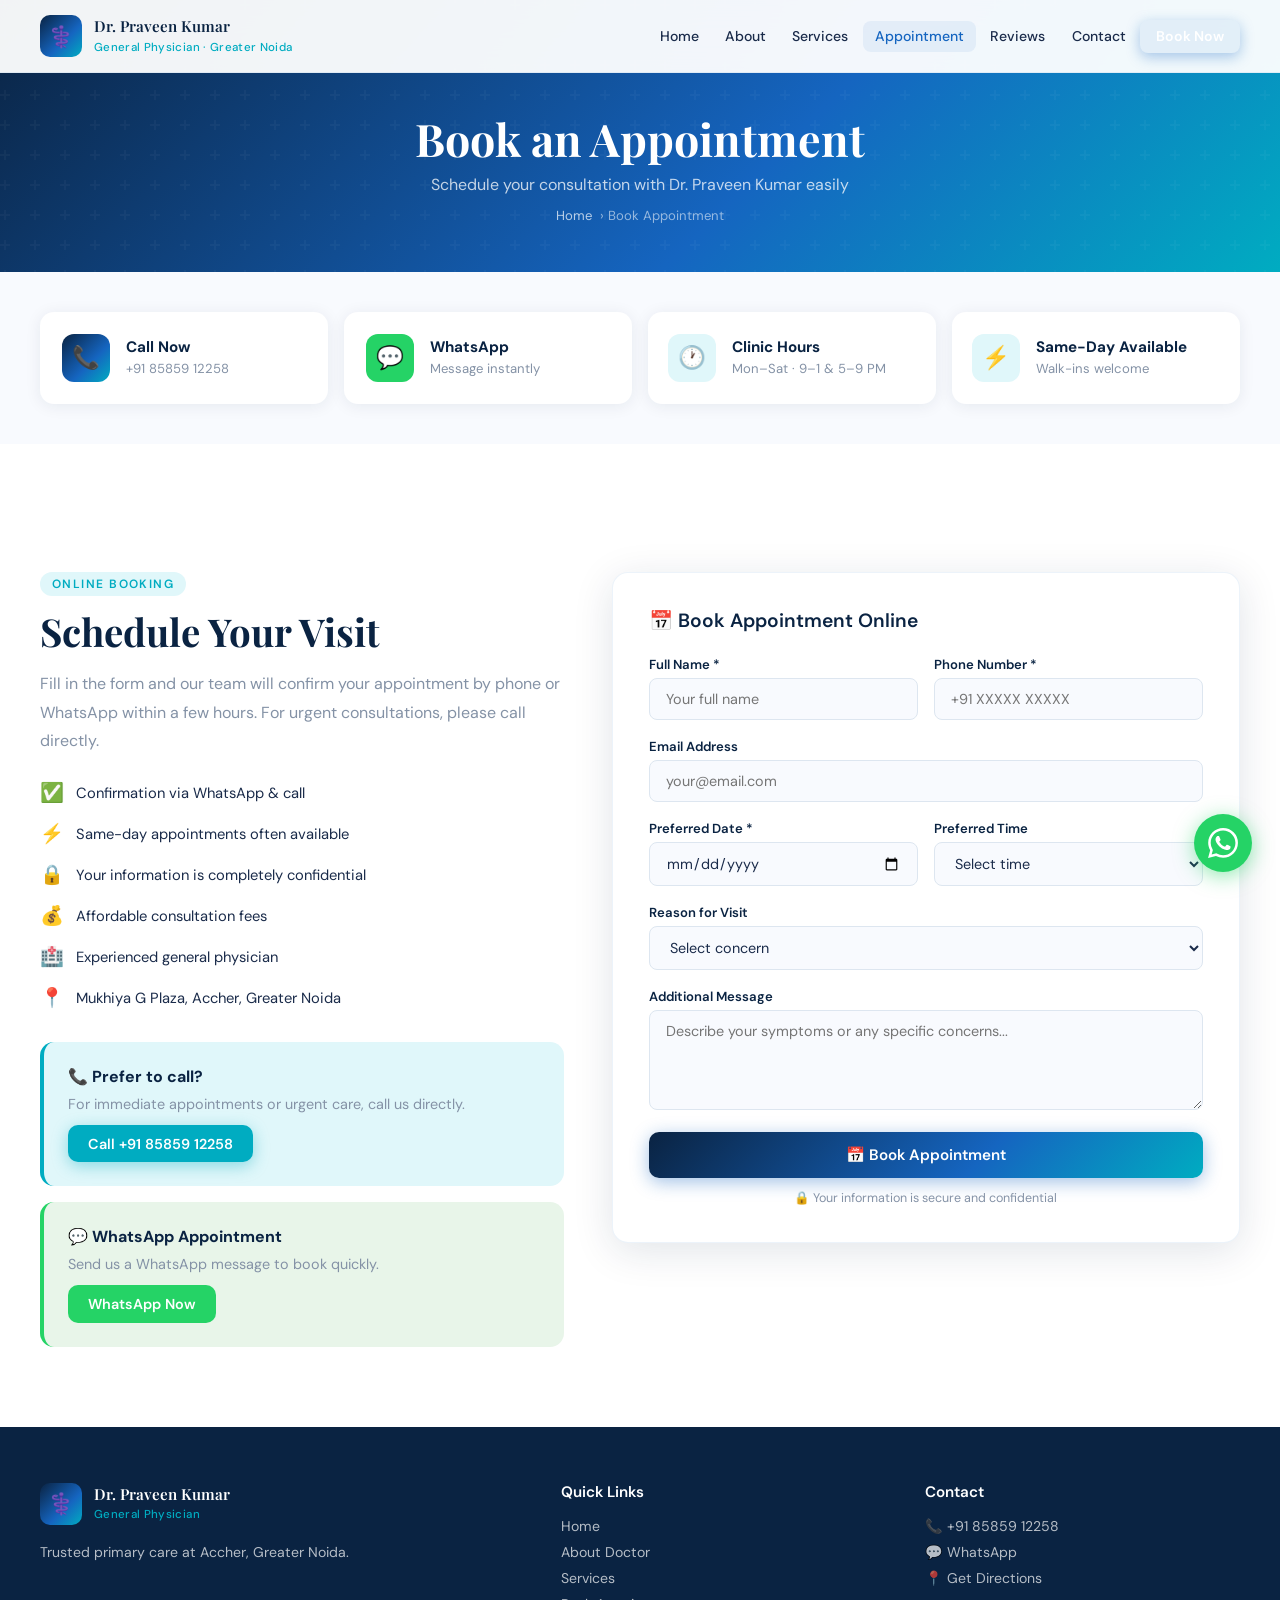
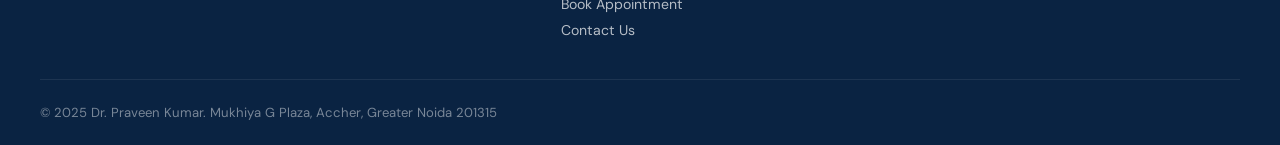
<file: appointment.html>
<!DOCTYPE html>
<html lang="en">
<head>
<meta charset="UTF-8"/>
<meta name="viewport" content="width=device-width, initial-scale=1.0"/>
<title>Book Appointment – Dr. Praveen Kumar General Physician Greater Noida</title>
<meta name="description" content="Book an appointment with Dr. Praveen Kumar, General Physician in Greater Noida. Online booking, WhatsApp, or call +91 8585912258."/>
<link rel="stylesheet" href="style.css"/>
</head>
<body>
<nav class="navbar" id="navbar">
  <div class="nav-inner">
    <a href="index.html" class="nav-logo"><div class="logo-icon">⚕️</div><div class="logo-text"><strong>Dr. Praveen Kumar</strong><span>General Physician · Greater Noida</span></div></a>
    <ul class="nav-links">
      <li><a href="index.html">Home</a></li><li><a href="about.html">About</a></li>
      <li><a href="services.html">Services</a></li><li><a href="appointment.html" class="active">Appointment</a></li>
      <li><a href="reviews.html">Reviews</a></li><li><a href="contact.html">Contact</a></li>
      <li><a href="appointment.html" class="nav-cta">Book Now</a></li>
    </ul>
    <div class="hamburger" id="hamburger"><span></span><span></span><span></span></div>
  </div>
</nav>
<div class="mobile-menu" id="mobileMenu">
  <a href="index.html">Home</a><a href="about.html">About Doctor</a><a href="services.html">Services</a>
  <a href="appointment.html">Book Appointment</a><a href="reviews.html">Patient Reviews</a><a href="contact.html">Contact</a>
</div>

<div class="page-hero">
  <h1>Book an Appointment</h1>
  <p>Schedule your consultation with Dr. Praveen Kumar easily</p>
  <div class="breadcrumb"><a href="index.html">Home</a> › Book Appointment</div>
</div>

<!-- QUICK ACTIONS -->
<section style="background:var(--off-white);padding:2.5rem 2rem">
  <div class="container">
    <div style="display:grid;grid-template-columns:repeat(auto-fit,minmax(200px,1fr));gap:1rem">
      <a href="tel:+918585912258" style="display:flex;align-items:center;gap:1rem;background:white;border-radius:14px;padding:1.25rem;box-shadow:var(--shadow-sm);text-decoration:none;transition:transform 0.2s,box-shadow 0.2s;border:2px solid transparent" onmouseover="this.style.transform='translateY(-3px)';this.style.borderColor='var(--blue)'" onmouseout="this.style.transform='';this.style.borderColor='transparent'">
        <div style="width:48px;height:48px;min-width:48px;background:var(--gradient);border-radius:12px;display:flex;align-items:center;justify-content:center;font-size:1.4rem">📞</div>
        <div><strong style="display:block;color:var(--navy);font-size:0.95rem">Call Now</strong><span style="color:var(--gray);font-size:0.82rem">+91 85859 12258</span></div>
      </a>
      <a href="https://wa.me/918585912258?text=Hello%20Dr.%20Praveen%2C%20I%20would%20like%20to%20book%20an%20appointment." target="_blank" style="display:flex;align-items:center;gap:1rem;background:white;border-radius:14px;padding:1.25rem;box-shadow:var(--shadow-sm);text-decoration:none;transition:transform 0.2s,box-shadow 0.2s;border:2px solid transparent" onmouseover="this.style.transform='translateY(-3px)';this.style.borderColor='#25D366'" onmouseout="this.style.transform='';this.style.borderColor='transparent'">
        <div style="width:48px;height:48px;min-width:48px;background:#25D366;border-radius:12px;display:flex;align-items:center;justify-content:center;font-size:1.4rem">💬</div>
        <div><strong style="display:block;color:var(--navy);font-size:0.95rem">WhatsApp</strong><span style="color:var(--gray);font-size:0.82rem">Message instantly</span></div>
      </a>
      <div style="display:flex;align-items:center;gap:1rem;background:white;border-radius:14px;padding:1.25rem;box-shadow:var(--shadow-sm)">
        <div style="width:48px;height:48px;min-width:48px;background:var(--teal-light);border-radius:12px;display:flex;align-items:center;justify-content:center;font-size:1.4rem">🕐</div>
        <div><strong style="display:block;color:var(--navy);font-size:0.95rem">Clinic Hours</strong><span style="color:var(--gray);font-size:0.82rem">Mon–Sat · 9–1 & 5–9 PM</span></div>
      </div>
      <div style="display:flex;align-items:center;gap:1rem;background:white;border-radius:14px;padding:1.25rem;box-shadow:var(--shadow-sm)">
        <div style="width:48px;height:48px;min-width:48px;background:var(--teal-light);border-radius:12px;display:flex;align-items:center;justify-content:center;font-size:1.4rem">⚡</div>
        <div><strong style="display:block;color:var(--navy);font-size:0.95rem">Same-Day Available</strong><span style="color:var(--gray);font-size:0.82rem">Walk-ins welcome</span></div>
      </div>
    </div>
  </div>
</section>

<!-- APPOINTMENT FORM -->
<section class="appointment">
  <div class="container">
    <div class="appt-grid">
      <div class="appt-info reveal">
        <span class="section-label">Online Booking</span>
        <h2 class="section-title">Schedule Your Visit</h2>
        <p style="color:var(--gray);line-height:1.8;margin-bottom:1.5rem">Fill in the form and our team will confirm your appointment by phone or WhatsApp within a few hours. For urgent consultations, please call directly.</p>
        <div class="appt-feature-list">
          <div class="appt-feature"><span>✅</span><span>Confirmation via WhatsApp & call</span></div>
          <div class="appt-feature"><span>⚡</span><span>Same-day appointments often available</span></div>
          <div class="appt-feature"><span>🔒</span><span>Your information is completely confidential</span></div>
          <div class="appt-feature"><span>💰</span><span>Affordable consultation fees</span></div>
          <div class="appt-feature"><span>🏥</span><span>Experienced general physician</span></div>
          <div class="appt-feature"><span>📍</span><span>Mukhiya G Plaza, Accher, Greater Noida</span></div>
        </div>
        <div style="margin-top:2rem;padding:1.5rem;background:var(--teal-light);border-radius:14px;border-left:4px solid var(--teal)">
          <strong style="color:var(--navy);display:block;margin-bottom:0.5rem">📞 Prefer to call?</strong>
          <p style="font-size:0.9rem;color:var(--gray);margin-bottom:0.75rem">For immediate appointments or urgent care, call us directly.</p>
          <a href="tel:+918585912258" class="btn btn-teal" style="font-size:0.9rem;padding:0.6rem 1.25rem">Call +91 85859 12258</a>
        </div>
        <div style="margin-top:1rem;padding:1.5rem;background:#E8F5E9;border-radius:14px;border-left:4px solid #25D366">
          <strong style="color:var(--navy);display:block;margin-bottom:0.5rem">💬 WhatsApp Appointment</strong>
          <p style="font-size:0.9rem;color:var(--gray);margin-bottom:0.75rem">Send us a WhatsApp message to book quickly.</p>
          <a href="https://wa.me/918585912258?text=Hello%20Dr.%20Praveen%2C%20I%20would%20like%20to%20book%20an%20appointment.%20Please%20let%20me%20know%20the%20available%20slots." target="_blank" class="btn" style="background:#25D366;color:white;font-size:0.9rem;padding:0.6rem 1.25rem">WhatsApp Now</a>
        </div>
      </div>
      <div class="appt-form-card reveal">
        <h3 style="color:var(--navy);font-size:1.2rem;margin-bottom:1.5rem;font-family:'DM Sans',sans-serif;font-weight:600">📅 Book Appointment Online</h3>
        <form id="appointmentForm" novalidate>
          <div class="form-row">
            <div class="form-group">
              <label>Full Name *</label>
              <input type="text" placeholder="Your full name" required/>
            </div>
            <div class="form-group">
              <label>Phone Number *</label>
              <input type="tel" placeholder="+91 XXXXX XXXXX" required/>
            </div>
          </div>
          <div class="form-group">
            <label>Email Address</label>
            <input type="email" placeholder="your@email.com"/>
          </div>
          <div class="form-row">
            <div class="form-group">
              <label>Preferred Date *</label>
              <input type="date" required/>
            </div>
            <div class="form-group">
              <label>Preferred Time</label>
              <select>
                <option value="">Select time</option>
                <option>9:00 AM – 10:00 AM</option>
                <option>10:00 AM – 11:00 AM</option>
                <option>11:00 AM – 12:00 PM</option>
                <option>12:00 PM – 1:00 PM</option>
                <option>5:00 PM – 6:00 PM</option>
                <option>6:00 PM – 7:00 PM</option>
                <option>7:00 PM – 8:00 PM</option>
                <option>8:00 PM – 9:00 PM</option>
              </select>
            </div>
          </div>
          <div class="form-group">
            <label>Reason for Visit</label>
            <select>
              <option value="">Select concern</option>
              <option>Fever / Viral Illness</option>
              <option>Cold, Cough & Flu</option>
              <option>Blood Pressure Management</option>
              <option>Diabetes Care</option>
              <option>General Health Checkup</option>
              <option>Infection / Wound</option>
              <option>Other</option>
            </select>
          </div>
          <div class="form-group">
            <label>Additional Message</label>
            <textarea placeholder="Describe your symptoms or any specific concerns..."></textarea>
          </div>
          <div class="form-actions">
            <button type="submit" class="btn btn-primary" style="flex:1;justify-content:center">📅 Book Appointment</button>
          </div>
          <div class="form-success">✅ Your appointment request has been received! We will confirm via call or WhatsApp shortly.</div>
          <p style="font-size:0.78rem;color:var(--gray);margin-top:0.75rem;text-align:center">🔒 Your information is secure and confidential</p>
        </form>
      </div>
    </div>
  </div>
</section>

<footer class="footer">
  <div class="footer-grid">
    <div class="footer-brand"><div class="nav-logo" style="margin-bottom:0.75rem"><div class="logo-icon">⚕️</div><div class="logo-text"><strong style="color:white">Dr. Praveen Kumar</strong><span>General Physician</span></div></div><p>Trusted primary care at Accher, Greater Noida.</p></div>
    <div><h4>Quick Links</h4><div class="footer-links"><a href="index.html">Home</a><a href="about.html">About Doctor</a><a href="services.html">Services</a><a href="appointment.html">Book Appointment</a><a href="contact.html">Contact Us</a></div></div>
    <div><h4>Contact</h4><div class="footer-links"><a href="tel:+918585912258">📞 +91 85859 12258</a><a href="https://wa.me/918585912258">💬 WhatsApp</a><a href="https://maps.app.goo.gl/XNpBcMZ1L3HhsXba7" target="_blank">📍 Get Directions</a></div></div>
  </div>
  <div class="footer-bottom"><span>© 2025 Dr. Praveen Kumar. Mukhiya G Plaza, Accher, Greater Noida 201315</span></div>
</footer>

<a href="https://wa.me/918585912258?text=Hello%20Dr.%20Praveen%2C%20I%20would%20like%20to%20book%20an%20appointment." target="_blank" class="whatsapp-float">
  <svg width="30" height="30" viewBox="0 0 24 24" fill="white"><path d="M17.472 14.382c-.297-.149-1.758-.867-2.03-.967-.273-.099-.471-.148-.67.15-.197.297-.767.966-.94 1.164-.173.199-.347.223-.644.075-.297-.15-1.255-.463-2.39-1.475-.883-.788-1.48-1.761-1.653-2.059-.173-.297-.018-.458.13-.606.134-.133.298-.347.446-.52.149-.174.198-.298.298-.497.099-.198.05-.371-.025-.52-.075-.149-.669-1.612-.916-2.207-.242-.579-.487-.5-.669-.51-.173-.008-.371-.01-.57-.01-.198 0-.52.074-.792.372-.272.297-1.04 1.016-1.04 2.479 0 1.462 1.065 2.875 1.213 3.074.149.198 2.096 3.2 5.077 4.487.709.306 1.262.489 1.694.625.712.227 1.36.195 1.871.118.571-.085 1.758-.719 2.006-1.413.248-.694.248-1.289.173-1.413-.074-.124-.272-.198-.57-.347m-5.421 7.403h-.004a9.87 9.87 0 01-5.031-1.378l-.361-.214-3.741.982.998-3.648-.235-.374a9.86 9.86 0 01-1.51-5.26c.001-5.45 4.436-9.884 9.888-9.884 2.64 0 5.122 1.03 6.988 2.898a9.825 9.825 0 012.893 6.994c-.003 5.45-4.437 9.884-9.885 9.884m8.413-18.297A11.815 11.815 0 0012.05 0C5.495 0 .16 5.335.157 11.892c0 2.096.547 4.142 1.588 5.945L.057 24l6.305-1.654a11.882 11.882 0 005.683 1.448h.005c6.554 0 11.89-5.335 11.893-11.893a11.821 11.821 0 00-3.48-8.413z"/></svg>
  <span class="wa-tooltip">Book via WhatsApp</span>
</a>
<script src="main.js"></script>
</body>
</html>
</file>
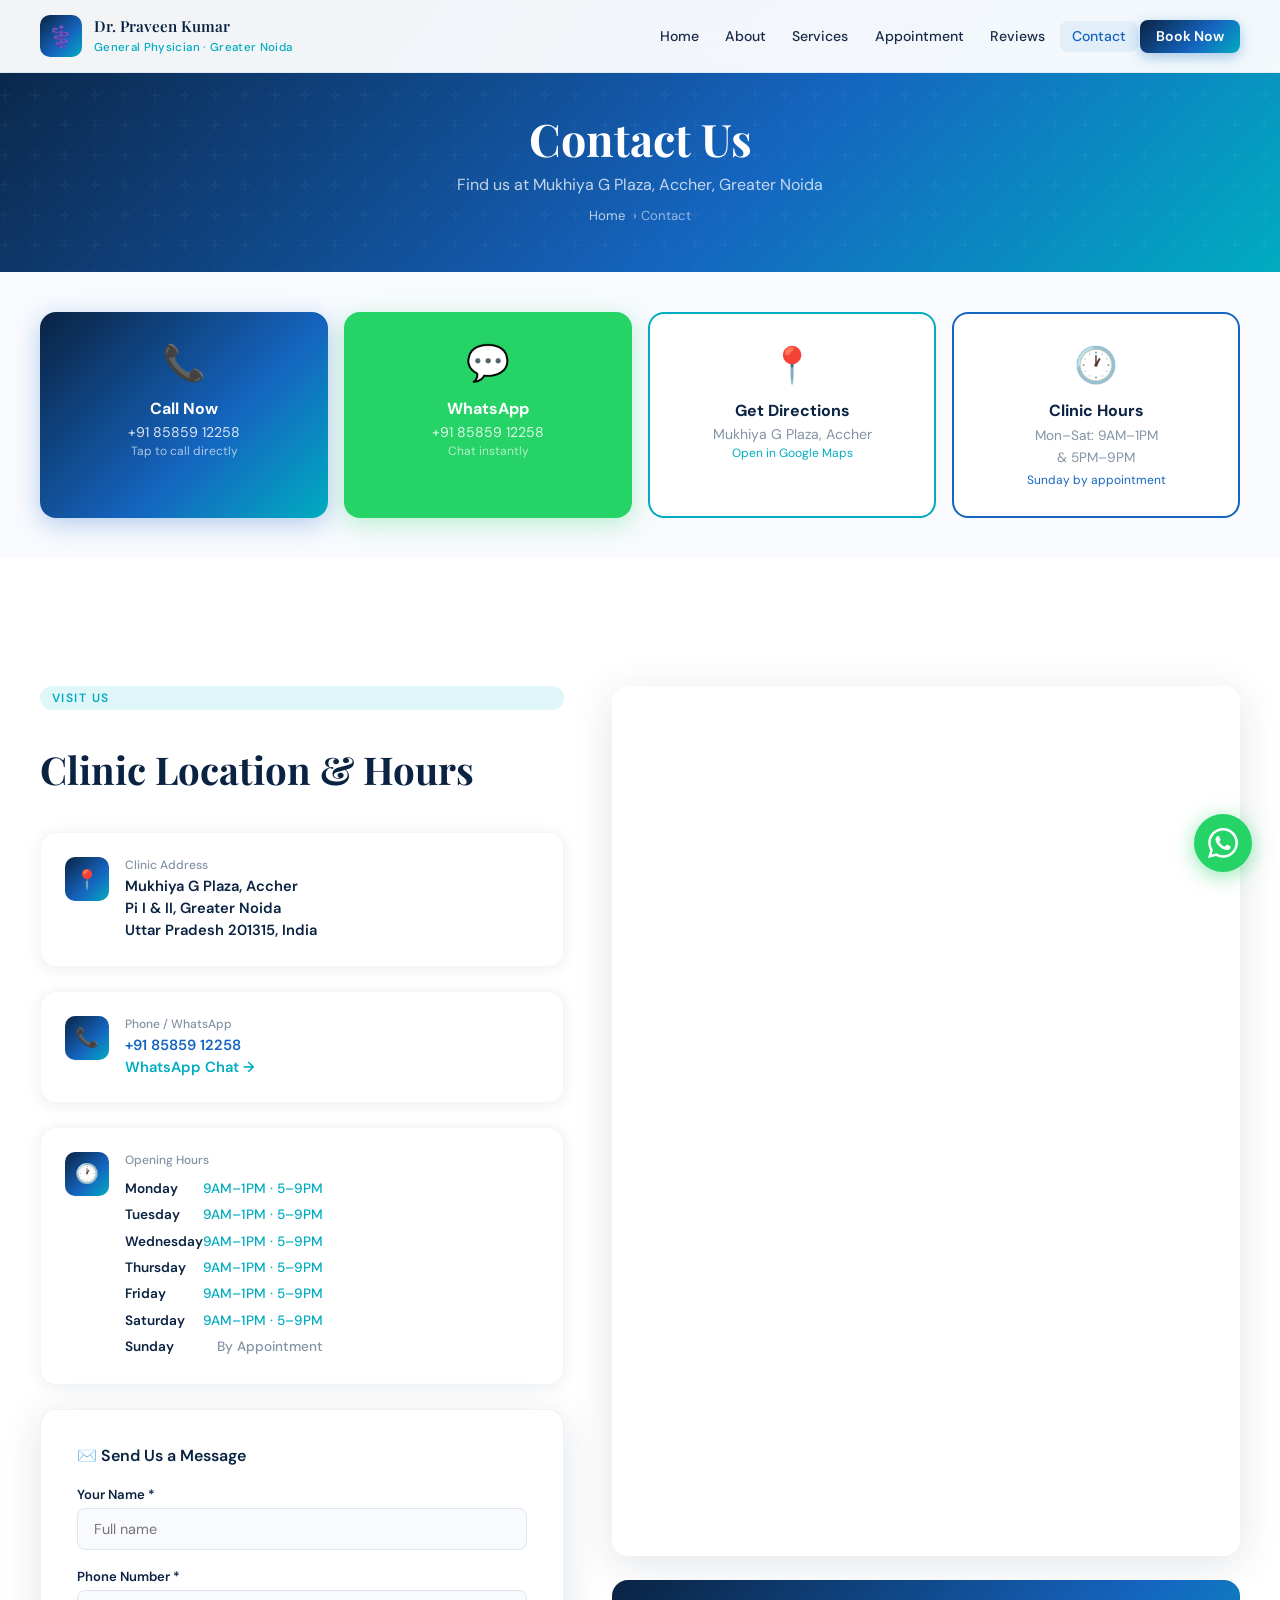
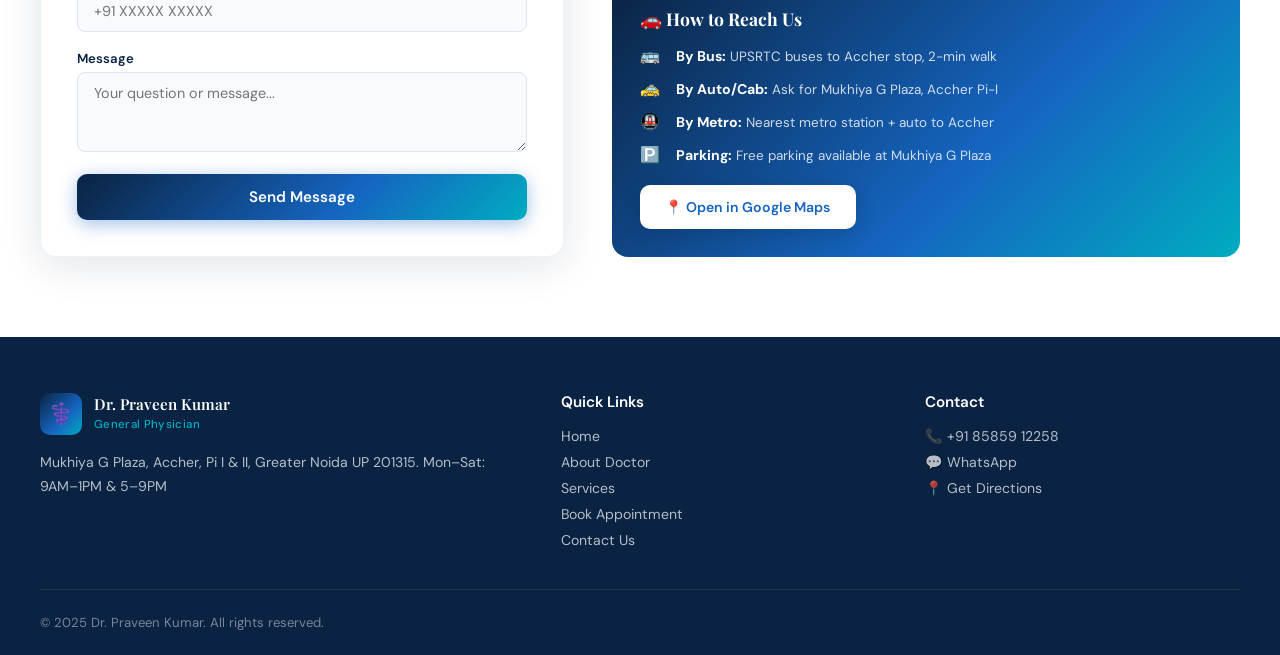
<file: contact.html>
<!DOCTYPE html>
<html lang="en">
<head>
<meta charset="UTF-8"/>
<meta name="viewport" content="width=device-width, initial-scale=1.0"/>
<title>Contact – Dr. Praveen Kumar General Physician Accher Greater Noida</title>
<meta name="description" content="Contact Dr. Praveen Kumar at Mukhiya G Plaza, Accher, Greater Noida. Call +91 8585912258 or visit Monday-Saturday 9AM-1PM & 5-9PM."/>
<meta name="keywords" content="Doctor near Accher Greater Noida, Contact Dr Praveen Kumar, General Physician Greater Noida address"/>
<link rel="stylesheet" href="style.css"/>
</head>
<body>
<nav class="navbar" id="navbar">
  <div class="nav-inner">
    <a href="index.html" class="nav-logo"><div class="logo-icon">⚕️</div><div class="logo-text"><strong>Dr. Praveen Kumar</strong><span>General Physician · Greater Noida</span></div></a>
    <ul class="nav-links">
      <li><a href="index.html">Home</a></li><li><a href="about.html">About</a></li>
      <li><a href="services.html">Services</a></li><li><a href="appointment.html">Appointment</a></li>
      <li><a href="reviews.html">Reviews</a></li><li><a href="contact.html" class="active">Contact</a></li>
      <li><a href="appointment.html" class="nav-cta">Book Now</a></li>
    </ul>
    <div class="hamburger" id="hamburger"><span></span><span></span><span></span></div>
  </div>
</nav>
<div class="mobile-menu" id="mobileMenu">
  <a href="index.html">Home</a><a href="about.html">About Doctor</a><a href="services.html">Services</a>
  <a href="appointment.html">Book Appointment</a><a href="reviews.html">Patient Reviews</a><a href="contact.html">Contact</a>
</div>

<div class="page-hero">
  <h1>Contact Us</h1>
  <p>Find us at Mukhiya G Plaza, Accher, Greater Noida</p>
  <div class="breadcrumb"><a href="index.html">Home</a> › Contact</div>
</div>

<!-- QUICK CONTACT CARDS -->
<section style="background:var(--off-white);padding:2.5rem 2rem">
  <div class="container">
    <div style="display:grid;grid-template-columns:repeat(auto-fit,minmax(220px,1fr));gap:1rem">
      <a href="tel:+918585912258" style="display:flex;flex-direction:column;align-items:center;text-align:center;background:var(--gradient);border-radius:16px;padding:1.75rem;text-decoration:none;color:white;transition:transform 0.2s;box-shadow:0 6px 24px rgba(21,101,192,0.3)" onmouseover="this.style.transform='translateY(-4px)'" onmouseout="this.style.transform=''">
        <div style="font-size:2.2rem;margin-bottom:0.75rem">📞</div>
        <strong style="font-size:1rem">Call Now</strong>
        <span style="font-size:0.88rem;opacity:0.85;margin-top:4px">+91 85859 12258</span>
        <span style="font-size:0.75rem;opacity:0.65;margin-top:2px">Tap to call directly</span>
      </a>
      <a href="https://wa.me/918585912258?text=Hello%20Dr.%20Praveen%2C%20I%20would%20like%20to%20get%20in%20touch." target="_blank" style="display:flex;flex-direction:column;align-items:center;text-align:center;background:#25D366;border-radius:16px;padding:1.75rem;text-decoration:none;color:white;transition:transform 0.2s;box-shadow:0 6px 24px rgba(37,211,102,0.3)" onmouseover="this.style.transform='translateY(-4px)'" onmouseout="this.style.transform=''">
        <div style="font-size:2.2rem;margin-bottom:0.75rem">💬</div>
        <strong style="font-size:1rem">WhatsApp</strong>
        <span style="font-size:0.88rem;opacity:0.85;margin-top:4px">+91 85859 12258</span>
        <span style="font-size:0.75rem;opacity:0.65;margin-top:2px">Chat instantly</span>
      </a>
      <a href="https://maps.app.goo.gl/XNpBcMZ1L3HhsXba7" target="_blank" style="display:flex;flex-direction:column;align-items:center;text-align:center;background:white;border:2px solid var(--teal);border-radius:16px;padding:1.75rem;text-decoration:none;color:var(--navy);transition:transform 0.2s" onmouseover="this.style.transform='translateY(-4px)'" onmouseout="this.style.transform=''">
        <div style="font-size:2.2rem;margin-bottom:0.75rem">📍</div>
        <strong style="font-size:1rem">Get Directions</strong>
        <span style="font-size:0.88rem;color:var(--gray);margin-top:4px">Mukhiya G Plaza, Accher</span>
        <span style="font-size:0.75rem;color:var(--teal);margin-top:2px">Open in Google Maps</span>
      </a>
      <div style="display:flex;flex-direction:column;align-items:center;text-align:center;background:white;border:2px solid var(--blue);border-radius:16px;padding:1.75rem">
        <div style="font-size:2.2rem;margin-bottom:0.75rem">🕐</div>
        <strong style="font-size:1rem;color:var(--navy)">Clinic Hours</strong>
        <span style="font-size:0.85rem;color:var(--gray);margin-top:4px;line-height:1.6">Mon–Sat: 9AM–1PM<br>& 5PM–9PM</span>
        <span style="font-size:0.75rem;color:var(--blue);margin-top:4px">Sunday by appointment</span>
      </div>
    </div>
  </div>
</section>

<!-- MAP & CONTACT FORM -->
<section>
  <div class="container">
    <div class="contact-grid">
      <div class="contact-info">
        <span class="section-label">Visit Us</span>
        <h2 class="section-title">Clinic Location & Hours</h2>
        <div class="info-card reveal">
          <div class="ic-icon">📍</div>
          <div>
            <div class="ic-label">Clinic Address</div>
            <div class="ic-value">Mukhiya G Plaza, Accher<br>Pi I & II, Greater Noida<br>Uttar Pradesh 201315, India</div>
          </div>
        </div>
        <div class="info-card reveal">
          <div class="ic-icon">📞</div>
          <div>
            <div class="ic-label">Phone / WhatsApp</div>
            <div class="ic-value"><a href="tel:+918585912258">+91 85859 12258</a><br><a href="https://wa.me/918585912258" style="color:var(--teal)">WhatsApp Chat →</a></div>
          </div>
        </div>
        <div class="info-card reveal">
          <div class="ic-icon">🕐</div>
          <div>
            <div class="ic-label">Opening Hours</div>
            <div class="ic-value">
              <table class="hours-table">
                <tr><td>Monday</td><td style="color:var(--teal)">9AM–1PM · 5–9PM</td></tr>
                <tr><td>Tuesday</td><td style="color:var(--teal)">9AM–1PM · 5–9PM</td></tr>
                <tr><td>Wednesday</td><td style="color:var(--teal)">9AM–1PM · 5–9PM</td></tr>
                <tr><td>Thursday</td><td style="color:var(--teal)">9AM–1PM · 5–9PM</td></tr>
                <tr><td>Friday</td><td style="color:var(--teal)">9AM–1PM · 5–9PM</td></tr>
                <tr><td>Saturday</td><td style="color:var(--teal)">9AM–1PM · 5–9PM</td></tr>
                <tr><td>Sunday</td><td style="color:var(--gray)">By Appointment</td></tr>
              </table>
            </div>
          </div>
        </div>
        <!-- Contact Form -->
        <div class="appt-form-card reveal" style="margin-top:0">
          <h3 style="color:var(--navy);font-size:1rem;margin-bottom:1.25rem;font-family:'DM Sans',sans-serif;font-weight:600">✉️ Send Us a Message</h3>
          <form id="contactForm" novalidate>
            <div class="form-group">
              <label>Your Name *</label>
              <input type="text" placeholder="Full name" required/>
            </div>
            <div class="form-group">
              <label>Phone Number *</label>
              <input type="tel" placeholder="+91 XXXXX XXXXX" required/>
            </div>
            <div class="form-group">
              <label>Message</label>
              <textarea placeholder="Your question or message..." style="min-height:80px"></textarea>
            </div>
            <button type="submit" class="btn btn-primary" style="width:100%;justify-content:center">Send Message</button>
            <div class="form-success">✅ Message received! We'll get back to you shortly.</div>
          </form>
        </div>
      </div>
      <div style="display:flex;flex-direction:column;gap:1.5rem">
        <div class="map-wrap reveal">
          <iframe src="https://www.google.com/maps/embed?pb=!1m18!1m12!1m3!1d3509.9!2d77.5021!3d28.4595!2m3!1f0!2f0!3f0!3m2!1i1024!2i768!4f13.1!3m3!1m2!1s0x0%3A0x0!2zMjjCsDI3JzM0LjIiTiA3N8KwMzAnMDcuNiJF!5e0!3m2!1sen!2sin!4v1234567890" allowfullscreen="" loading="lazy" referrerpolicy="no-referrer-when-downgrade" title="Dr. Praveen Kumar Clinic Map"></iframe>
        </div>
        <div class="reveal" style="background:var(--gradient);border-radius:16px;padding:1.75rem;color:white">
          <h3 style="font-size:1.1rem;margin-bottom:1rem">🚗 How to Reach Us</h3>
          <div style="display:flex;flex-direction:column;gap:0.75rem">
            <div style="display:flex;gap:12px;align-items:flex-start"><span style="font-size:1rem;min-width:24px">🚌</span><div><strong style="font-size:0.88rem">By Bus:</strong><span style="font-size:0.84rem;opacity:0.8;margin-left:4px">UPSRTC buses to Accher stop, 2-min walk</span></div></div>
            <div style="display:flex;gap:12px;align-items:flex-start"><span style="font-size:1rem;min-width:24px">🚕</span><div><strong style="font-size:0.88rem">By Auto/Cab:</strong><span style="font-size:0.84rem;opacity:0.8;margin-left:4px">Ask for Mukhiya G Plaza, Accher Pi-I</span></div></div>
            <div style="display:flex;gap:12px;align-items:flex-start"><span style="font-size:1rem;min-width:24px">🚇</span><div><strong style="font-size:0.88rem">By Metro:</strong><span style="font-size:0.84rem;opacity:0.8;margin-left:4px">Nearest metro station + auto to Accher</span></div></div>
            <div style="display:flex;gap:12px;align-items:flex-start"><span style="font-size:1rem;min-width:24px">🅿️</span><div><strong style="font-size:0.88rem">Parking:</strong><span style="font-size:0.84rem;opacity:0.8;margin-left:4px">Free parking available at Mukhiya G Plaza</span></div></div>
          </div>
          <div style="margin-top:1.25rem">
            <a href="https://maps.app.goo.gl/XNpBcMZ1L3HhsXba7" target="_blank" class="btn btn-white" style="font-size:0.88rem">📍 Open in Google Maps</a>
          </div>
        </div>
      </div>
    </div>
  </div>
</section>

<footer class="footer">
  <div class="footer-grid">
    <div class="footer-brand"><div class="nav-logo" style="margin-bottom:0.75rem"><div class="logo-icon">⚕️</div><div class="logo-text"><strong style="color:white">Dr. Praveen Kumar</strong><span>General Physician</span></div></div><p>Mukhiya G Plaza, Accher, Pi I & II, Greater Noida UP 201315. Mon–Sat: 9AM–1PM & 5–9PM</p></div>
    <div><h4>Quick Links</h4><div class="footer-links"><a href="index.html">Home</a><a href="about.html">About Doctor</a><a href="services.html">Services</a><a href="appointment.html">Book Appointment</a><a href="contact.html">Contact Us</a></div></div>
    <div><h4>Contact</h4><div class="footer-links"><a href="tel:+918585912258">📞 +91 85859 12258</a><a href="https://wa.me/918585912258">💬 WhatsApp</a><a href="https://maps.app.goo.gl/XNpBcMZ1L3HhsXba7" target="_blank">📍 Get Directions</a></div></div>
  </div>
  <div class="footer-bottom"><span>© 2025 Dr. Praveen Kumar. All rights reserved.</span></div>
</footer>

<a href="https://wa.me/918585912258?text=Hello%20Dr.%20Praveen%2C%20I%20would%20like%20to%20get%20in%20touch." target="_blank" class="whatsapp-float">
  <svg width="30" height="30" viewBox="0 0 24 24" fill="white"><path d="M17.472 14.382c-.297-.149-1.758-.867-2.03-.967-.273-.099-.471-.148-.67.15-.197.297-.767.966-.94 1.164-.173.199-.347.223-.644.075-.297-.15-1.255-.463-2.39-1.475-.883-.788-1.48-1.761-1.653-2.059-.173-.297-.018-.458.13-.606.134-.133.298-.347.446-.52.149-.174.198-.298.298-.497.099-.198.05-.371-.025-.52-.075-.149-.669-1.612-.916-2.207-.242-.579-.487-.5-.669-.51-.173-.008-.371-.01-.57-.01-.198 0-.52.074-.792.372-.272.297-1.04 1.016-1.04 2.479 0 1.462 1.065 2.875 1.213 3.074.149.198 2.096 3.2 5.077 4.487.709.306 1.262.489 1.694.625.712.227 1.36.195 1.871.118.571-.085 1.758-.719 2.006-1.413.248-.694.248-1.289.173-1.413-.074-.124-.272-.198-.57-.347m-5.421 7.403h-.004a9.87 9.87 0 01-5.031-1.378l-.361-.214-3.741.982.998-3.648-.235-.374a9.86 9.86 0 01-1.51-5.26c.001-5.45 4.436-9.884 9.888-9.884 2.64 0 5.122 1.03 6.988 2.898a9.825 9.825 0 012.893 6.994c-.003 5.45-4.437 9.884-9.885 9.884m8.413-18.297A11.815 11.815 0 0012.05 0C5.495 0 .16 5.335.157 11.892c0 2.096.547 4.142 1.588 5.945L.057 24l6.305-1.654a11.882 11.882 0 005.683 1.448h.005c6.554 0 11.89-5.335 11.893-11.893a11.821 11.821 0 00-3.48-8.413z"/></svg>
  <span class="wa-tooltip">Chat with Dr. Praveen</span>
</a>
<script src="main.js"></script>
</body>
</html>
</file>
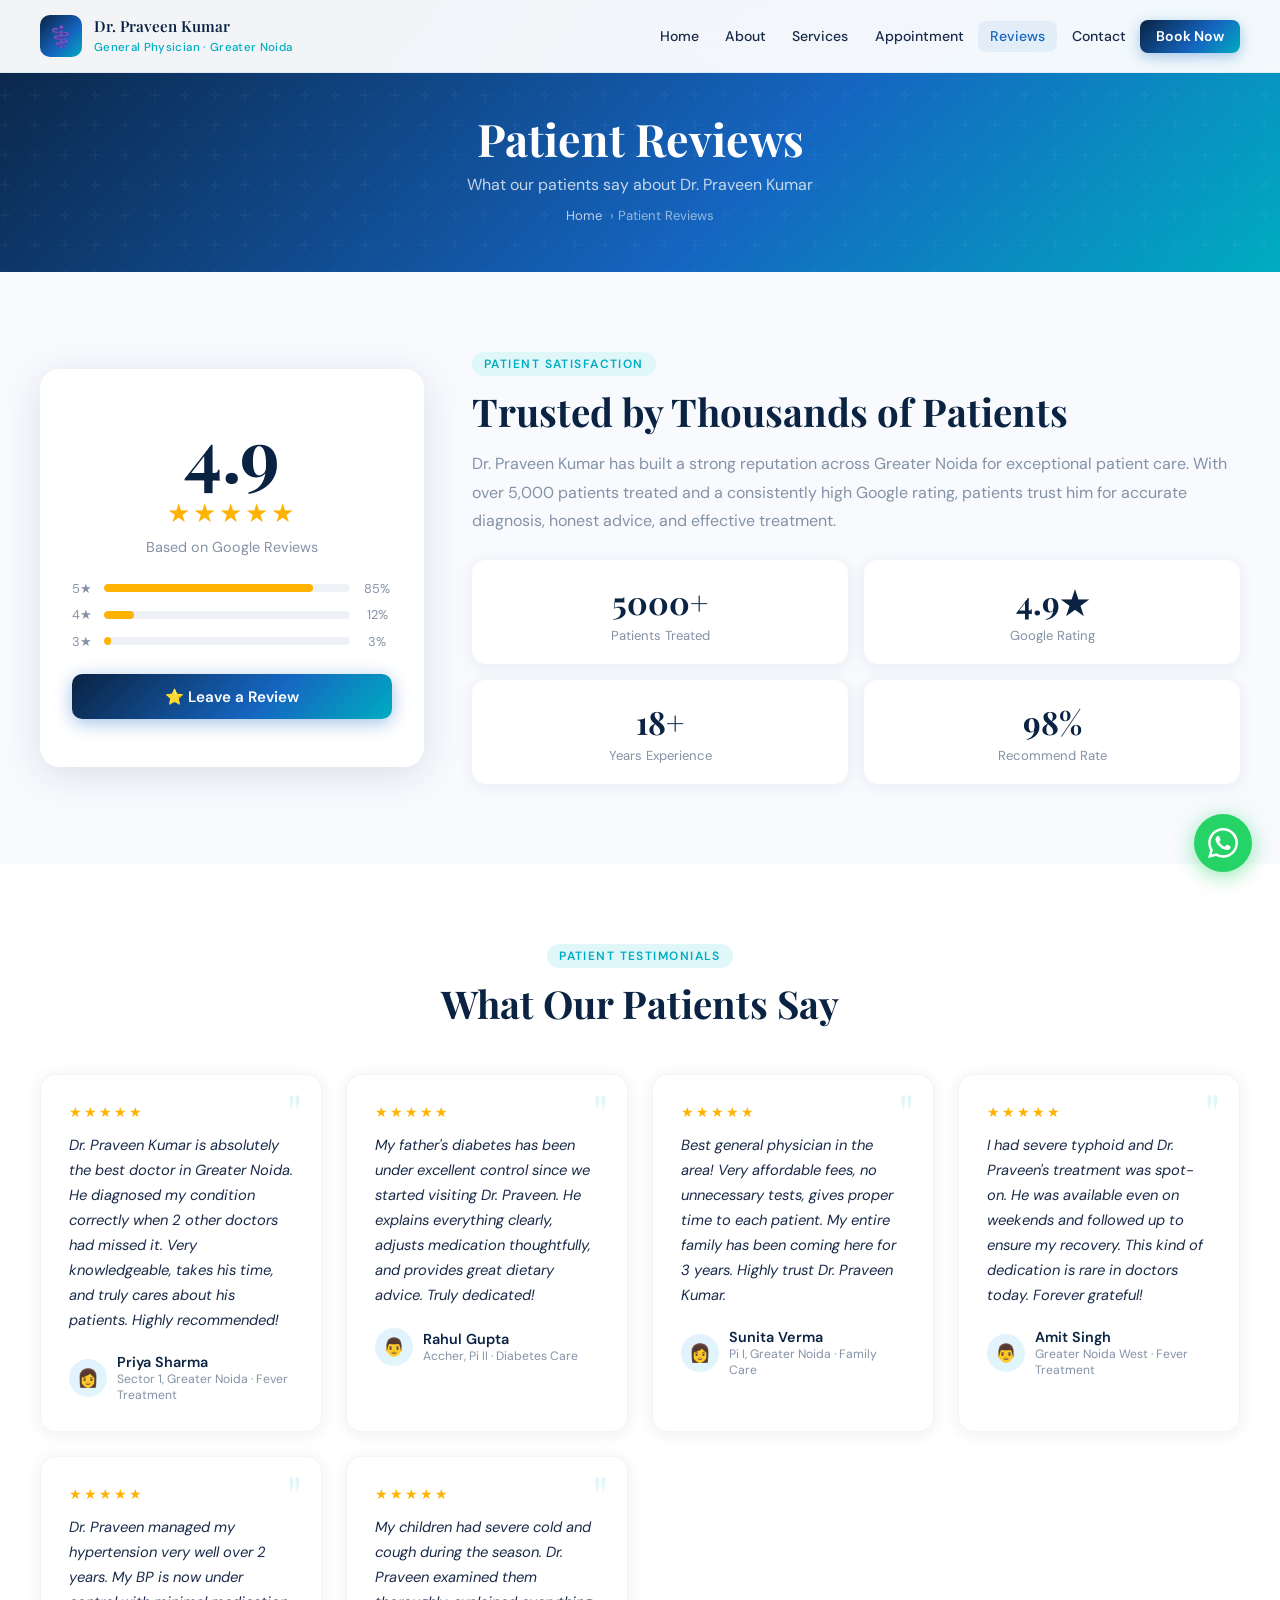
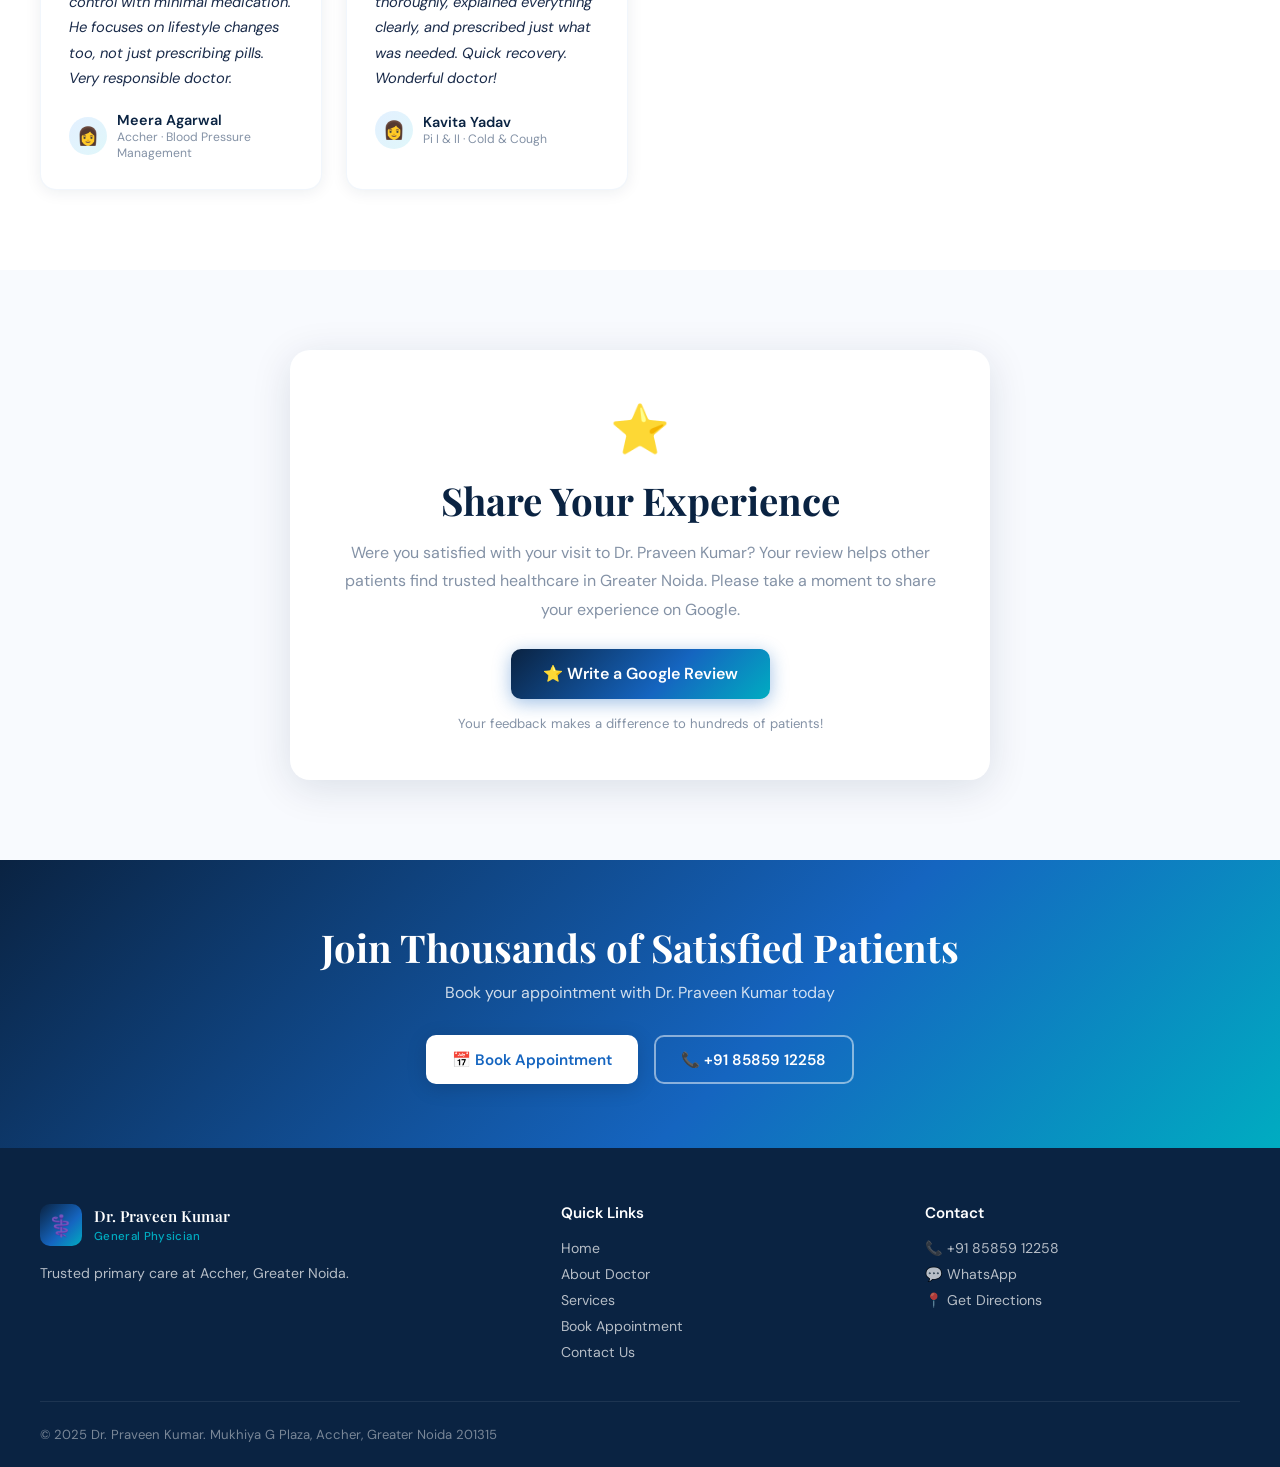
<file: reviews.html>
<!DOCTYPE html>
<html lang="en">
<head>
<meta charset="UTF-8"/>
<meta name="viewport" content="width=device-width, initial-scale=1.0"/>
<title>Patient Reviews – Dr. Praveen Kumar General Physician Greater Noida</title>
<meta name="description" content="Read what patients say about Dr. Praveen Kumar, top-rated General Physician in Greater Noida. 4.9★ Google rating with hundreds of happy patients."/>
<link rel="stylesheet" href="style.css"/>
</head>
<body>
<nav class="navbar" id="navbar">
  <div class="nav-inner">
    <a href="index.html" class="nav-logo"><div class="logo-icon">⚕️</div><div class="logo-text"><strong>Dr. Praveen Kumar</strong><span>General Physician · Greater Noida</span></div></a>
    <ul class="nav-links">
      <li><a href="index.html">Home</a></li><li><a href="about.html">About</a></li>
      <li><a href="services.html">Services</a></li><li><a href="appointment.html">Appointment</a></li>
      <li><a href="reviews.html" class="active">Reviews</a></li><li><a href="contact.html">Contact</a></li>
      <li><a href="appointment.html" class="nav-cta">Book Now</a></li>
    </ul>
    <div class="hamburger" id="hamburger"><span></span><span></span><span></span></div>
  </div>
</nav>
<div class="mobile-menu" id="mobileMenu">
  <a href="index.html">Home</a><a href="about.html">About Doctor</a><a href="services.html">Services</a>
  <a href="appointment.html">Book Appointment</a><a href="reviews.html">Patient Reviews</a><a href="contact.html">Contact</a>
</div>

<div class="page-hero">
  <h1>Patient Reviews</h1>
  <p>What our patients say about Dr. Praveen Kumar</p>
  <div class="breadcrumb"><a href="index.html">Home</a> › Patient Reviews</div>
</div>

<!-- RATING SUMMARY -->
<section style="background:var(--off-white)">
  <div class="container">
    <div style="display:grid;grid-template-columns:1fr 2fr;gap:3rem;align-items:center">
      <div class="reveal" style="text-align:center;background:white;border-radius:20px;padding:3rem 2rem;box-shadow:var(--shadow)">
        <div style="font-size:4.5rem;font-family:'Playfair Display',serif;color:var(--navy);font-weight:700;line-height:1">4.9</div>
        <div style="color:#FFB300;font-size:1.6rem;letter-spacing:3px;margin:0.5rem 0">★★★★★</div>
        <p style="color:var(--gray);font-size:0.9rem">Based on Google Reviews</p>
        <div style="margin-top:1.5rem;display:flex;flex-direction:column;gap:0.6rem">
          <div style="display:flex;align-items:center;gap:0.75rem"><span style="font-size:0.8rem;color:var(--gray);width:20px">5★</span><div style="flex:1;height:8px;background:#EEF2F7;border-radius:4px;overflow:hidden"><div style="width:85%;height:100%;background:#FFB300;border-radius:4px"></div></div><span style="font-size:0.8rem;color:var(--gray);width:30px">85%</span></div>
          <div style="display:flex;align-items:center;gap:0.75rem"><span style="font-size:0.8rem;color:var(--gray);width:20px">4★</span><div style="flex:1;height:8px;background:#EEF2F7;border-radius:4px;overflow:hidden"><div style="width:12%;height:100%;background:#FFB300;border-radius:4px"></div></div><span style="font-size:0.8rem;color:var(--gray);width:30px">12%</span></div>
          <div style="display:flex;align-items:center;gap:0.75rem"><span style="font-size:0.8rem;color:var(--gray);width:20px">3★</span><div style="flex:1;height:8px;background:#EEF2F7;border-radius:4px;overflow:hidden"><div style="width:3%;height:100%;background:#FFB300;border-radius:4px"></div></div><span style="font-size:0.8rem;color:var(--gray);width:30px">3%</span></div>
        </div>
        <div style="margin-top:1.5rem">
          <a href="https://maps.app.goo.gl/XNpBcMZ1L3HhsXba7" target="_blank" class="btn btn-primary" style="justify-content:center;width:100%">⭐ Leave a Review</a>
        </div>
      </div>
      <div class="reveal">
        <span class="section-label">Patient Satisfaction</span>
        <h2 class="section-title">Trusted by Thousands of Patients</h2>
        <p style="color:var(--gray);line-height:1.8;margin-bottom:1.5rem">Dr. Praveen Kumar has built a strong reputation across Greater Noida for exceptional patient care. With over 5,000 patients treated and a consistently high Google rating, patients trust him for accurate diagnosis, honest advice, and effective treatment.</p>
        <div style="display:grid;grid-template-columns:1fr 1fr;gap:1rem">
          <div style="background:white;border-radius:14px;padding:1.25rem;box-shadow:var(--shadow-sm);text-align:center">
            <div style="font-size:2rem;font-family:'Playfair Display',serif;color:var(--navy);font-weight:700">5000+</div>
            <div style="font-size:0.82rem;color:var(--gray);margin-top:4px">Patients Treated</div>
          </div>
          <div style="background:white;border-radius:14px;padding:1.25rem;box-shadow:var(--shadow-sm);text-align:center">
            <div style="font-size:2rem;font-family:'Playfair Display',serif;color:var(--navy);font-weight:700">4.9★</div>
            <div style="font-size:0.82rem;color:var(--gray);margin-top:4px">Google Rating</div>
          </div>
          <div style="background:white;border-radius:14px;padding:1.25rem;box-shadow:var(--shadow-sm);text-align:center">
            <div style="font-size:2rem;font-family:'Playfair Display',serif;color:var(--navy);font-weight:700">18+</div>
            <div style="font-size:0.82rem;color:var(--gray);margin-top:4px">Years Experience</div>
          </div>
          <div style="background:white;border-radius:14px;padding:1.25rem;box-shadow:var(--shadow-sm);text-align:center">
            <div style="font-size:2rem;font-family:'Playfair Display',serif;color:var(--navy);font-weight:700">98%</div>
            <div style="font-size:0.82rem;color:var(--gray);margin-top:4px">Recommend Rate</div>
          </div>
        </div>
      </div>
    </div>
  </div>
</section>

<!-- TESTIMONIALS -->
<section>
  <div class="container">
    <div class="text-center">
      <span class="section-label">Patient Testimonials</span>
      <h2 class="section-title">What Our Patients Say</h2>
    </div>
    <div class="testimonials-grid" style="margin-top:3rem">
      <div class="testimonial-card reveal"><div class="quote-mark">"</div><div class="stars">★★★★★</div><p class="t-text">Dr. Praveen Kumar is absolutely the best doctor in Greater Noida. He diagnosed my condition correctly when 2 other doctors had missed it. Very knowledgeable, takes his time, and truly cares about his patients. Highly recommended!</p><div class="t-author"><div class="t-avatar">👩</div><div><div class="t-name">Priya Sharma</div><div class="t-meta">Sector 1, Greater Noida · Fever Treatment</div></div></div></div>
      <div class="testimonial-card reveal"><div class="quote-mark">"</div><div class="stars">★★★★★</div><p class="t-text">My father's diabetes has been under excellent control since we started visiting Dr. Praveen. He explains everything clearly, adjusts medication thoughtfully, and provides great dietary advice. Truly dedicated!</p><div class="t-author"><div class="t-avatar">👨</div><div><div class="t-name">Rahul Gupta</div><div class="t-meta">Accher, Pi II · Diabetes Care</div></div></div></div>
      <div class="testimonial-card reveal"><div class="quote-mark">"</div><div class="stars">★★★★★</div><p class="t-text">Best general physician in the area! Very affordable fees, no unnecessary tests, gives proper time to each patient. My entire family has been coming here for 3 years. Highly trust Dr. Praveen Kumar.</p><div class="t-author"><div class="t-avatar">👩</div><div><div class="t-name">Sunita Verma</div><div class="t-meta">Pi I, Greater Noida · Family Care</div></div></div></div>
      <div class="testimonial-card reveal"><div class="quote-mark">"</div><div class="stars">★★★★★</div><p class="t-text">I had severe typhoid and Dr. Praveen's treatment was spot-on. He was available even on weekends and followed up to ensure my recovery. This kind of dedication is rare in doctors today. Forever grateful!</p><div class="t-author"><div class="t-avatar">👨</div><div><div class="t-name">Amit Singh</div><div class="t-meta">Greater Noida West · Fever Treatment</div></div></div></div>
      <div class="testimonial-card reveal"><div class="quote-mark">"</div><div class="stars">★★★★★</div><p class="t-text">Dr. Praveen managed my hypertension very well over 2 years. My BP is now under control with minimal medication. He focuses on lifestyle changes too, not just prescribing pills. Very responsible doctor.</p><div class="t-author"><div class="t-avatar">👩</div><div><div class="t-name">Meera Agarwal</div><div class="t-meta">Accher · Blood Pressure Management</div></div></div></div>
      <div class="testimonial-card reveal"><div class="quote-mark">"</div><div class="stars">★★★★★</div><p class="t-text">My children had severe cold and cough during the season. Dr. Praveen examined them thoroughly, explained everything clearly, and prescribed just what was needed. Quick recovery. Wonderful doctor!</p><div class="t-author"><div class="t-avatar">👩</div><div><div class="t-name">Kavita Yadav</div><div class="t-meta">Pi I & II · Cold & Cough</div></div></div></div>
    </div>
  </div>
</section>

<!-- GOOGLE REVIEWS CTA -->
<section style="background:var(--off-white)">
  <div class="container" style="max-width:700px;text-align:center">
    <div class="reveal" style="background:white;border-radius:20px;padding:3rem;box-shadow:var(--shadow)">
      <div style="font-size:3rem;margin-bottom:1rem">⭐</div>
      <h2 class="section-title">Share Your Experience</h2>
      <p style="color:var(--gray);line-height:1.8;margin-bottom:1.5rem">Were you satisfied with your visit to Dr. Praveen Kumar? Your review helps other patients find trusted healthcare in Greater Noida. Please take a moment to share your experience on Google.</p>
      <a href="https://maps.app.goo.gl/XNpBcMZ1L3HhsXba7" target="_blank" class="btn btn-primary" style="font-size:1rem;padding:0.9rem 2rem">⭐ Write a Google Review</a>
      <p style="color:var(--gray);font-size:0.82rem;margin-top:1rem">Your feedback makes a difference to hundreds of patients!</p>
    </div>
  </div>
</section>

<div class="cta-strip">
  <div class="container">
    <h2>Join Thousands of Satisfied Patients</h2>
    <p>Book your appointment with Dr. Praveen Kumar today</p>
    <div class="btn-actions">
      <a href="appointment.html" class="btn btn-white">📅 Book Appointment</a>
      <a href="tel:+918585912258" class="btn btn-outline-white">📞 +91 85859 12258</a>
    </div>
  </div>
</div>

<footer class="footer">
  <div class="footer-grid">
    <div class="footer-brand"><div class="nav-logo" style="margin-bottom:0.75rem"><div class="logo-icon">⚕️</div><div class="logo-text"><strong style="color:white">Dr. Praveen Kumar</strong><span>General Physician</span></div></div><p>Trusted primary care at Accher, Greater Noida.</p></div>
    <div><h4>Quick Links</h4><div class="footer-links"><a href="index.html">Home</a><a href="about.html">About Doctor</a><a href="services.html">Services</a><a href="appointment.html">Book Appointment</a><a href="contact.html">Contact Us</a></div></div>
    <div><h4>Contact</h4><div class="footer-links"><a href="tel:+918585912258">📞 +91 85859 12258</a><a href="https://wa.me/918585912258">💬 WhatsApp</a><a href="https://maps.app.goo.gl/XNpBcMZ1L3HhsXba7" target="_blank">📍 Get Directions</a></div></div>
  </div>
  <div class="footer-bottom"><span>© 2025 Dr. Praveen Kumar. Mukhiya G Plaza, Accher, Greater Noida 201315</span></div>
</footer>

<a href="https://wa.me/918585912258?text=Hello%20Dr.%20Praveen%2C%20I%20would%20like%20to%20book%20an%20appointment." target="_blank" class="whatsapp-float">
  <svg width="30" height="30" viewBox="0 0 24 24" fill="white"><path d="M17.472 14.382c-.297-.149-1.758-.867-2.03-.967-.273-.099-.471-.148-.67.15-.197.297-.767.966-.94 1.164-.173.199-.347.223-.644.075-.297-.15-1.255-.463-2.39-1.475-.883-.788-1.48-1.761-1.653-2.059-.173-.297-.018-.458.13-.606.134-.133.298-.347.446-.52.149-.174.198-.298.298-.497.099-.198.05-.371-.025-.52-.075-.149-.669-1.612-.916-2.207-.242-.579-.487-.5-.669-.51-.173-.008-.371-.01-.57-.01-.198 0-.52.074-.792.372-.272.297-1.04 1.016-1.04 2.479 0 1.462 1.065 2.875 1.213 3.074.149.198 2.096 3.2 5.077 4.487.709.306 1.262.489 1.694.625.712.227 1.36.195 1.871.118.571-.085 1.758-.719 2.006-1.413.248-.694.248-1.289.173-1.413-.074-.124-.272-.198-.57-.347m-5.421 7.403h-.004a9.87 9.87 0 01-5.031-1.378l-.361-.214-3.741.982.998-3.648-.235-.374a9.86 9.86 0 01-1.51-5.26c.001-5.45 4.436-9.884 9.888-9.884 2.64 0 5.122 1.03 6.988 2.898a9.825 9.825 0 012.893 6.994c-.003 5.45-4.437 9.884-9.885 9.884m8.413-18.297A11.815 11.815 0 0012.05 0C5.495 0 .16 5.335.157 11.892c0 2.096.547 4.142 1.588 5.945L.057 24l6.305-1.654a11.882 11.882 0 005.683 1.448h.005c6.554 0 11.89-5.335 11.893-11.893a11.821 11.821 0 00-3.48-8.413z"/></svg>
  <span class="wa-tooltip">Chat with Dr. Praveen</span>
</a>
<script src="main.js"></script>
</body>
</html>
</file>
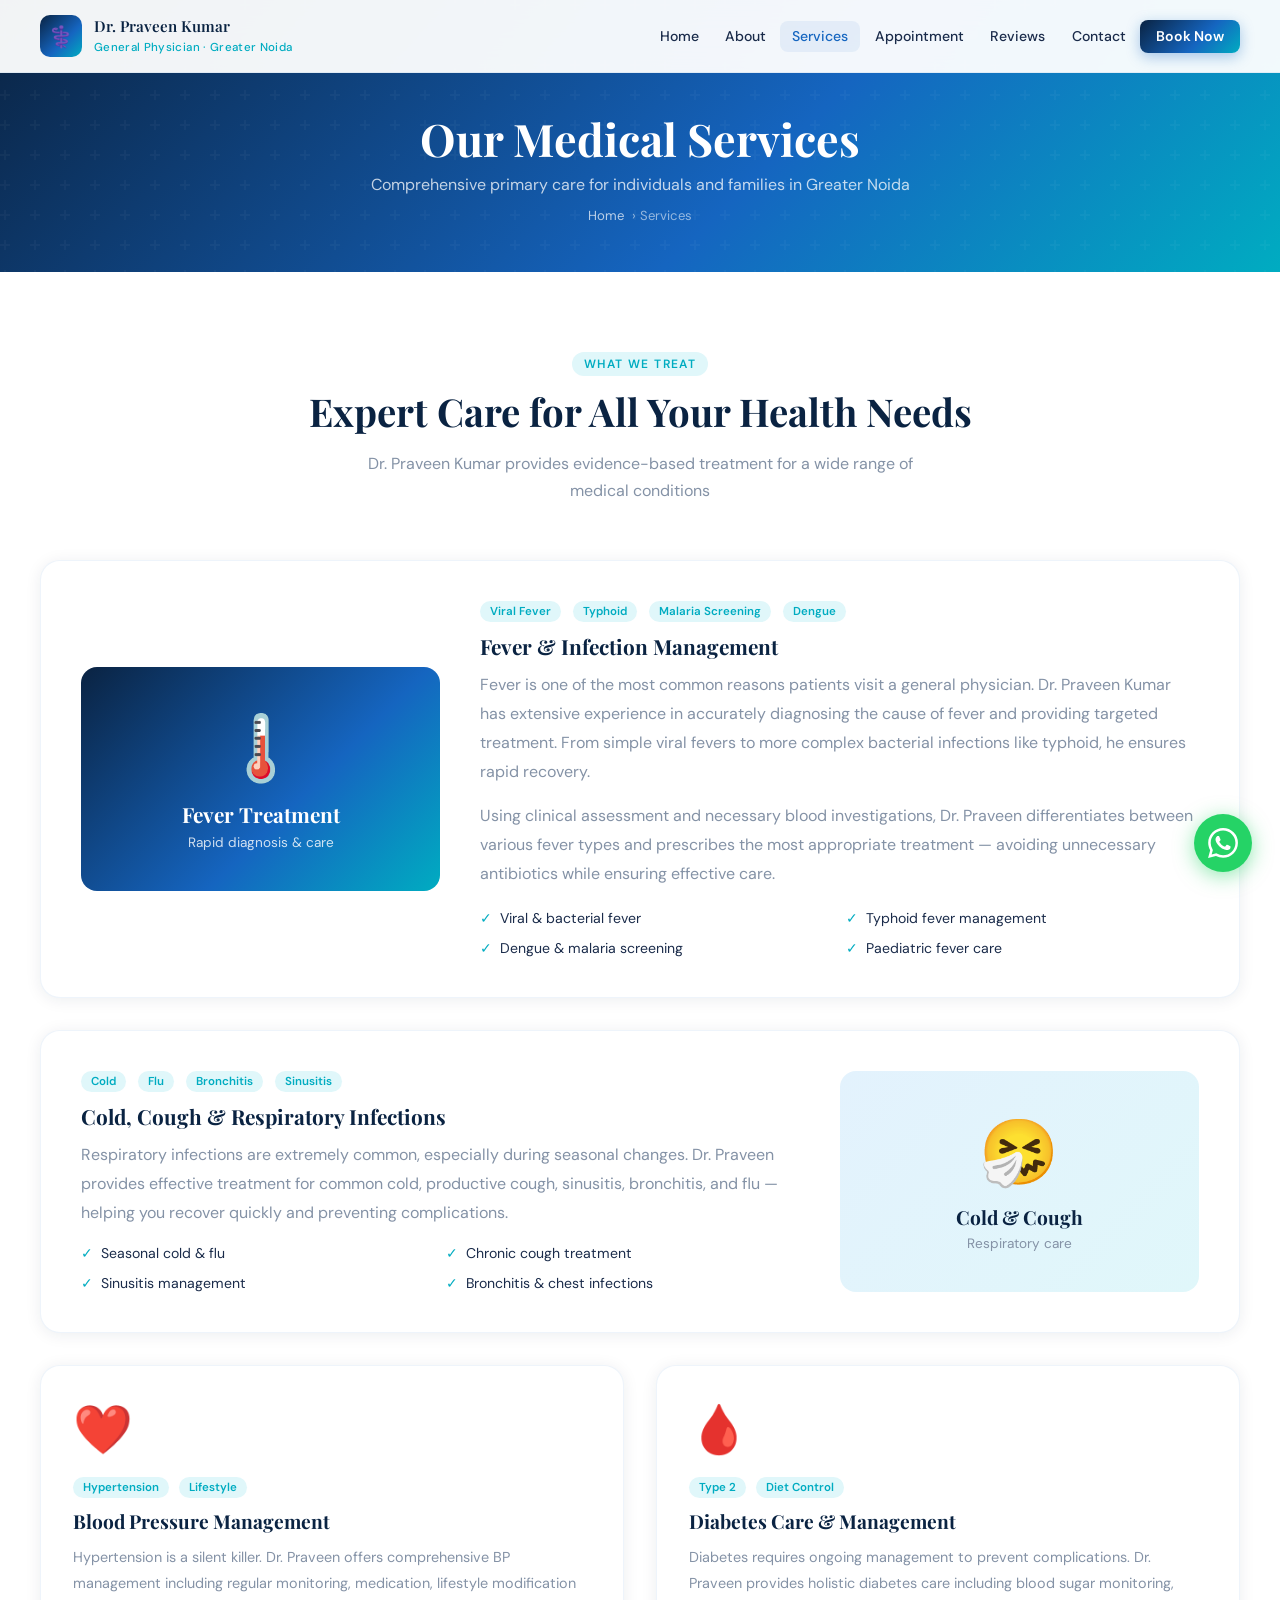
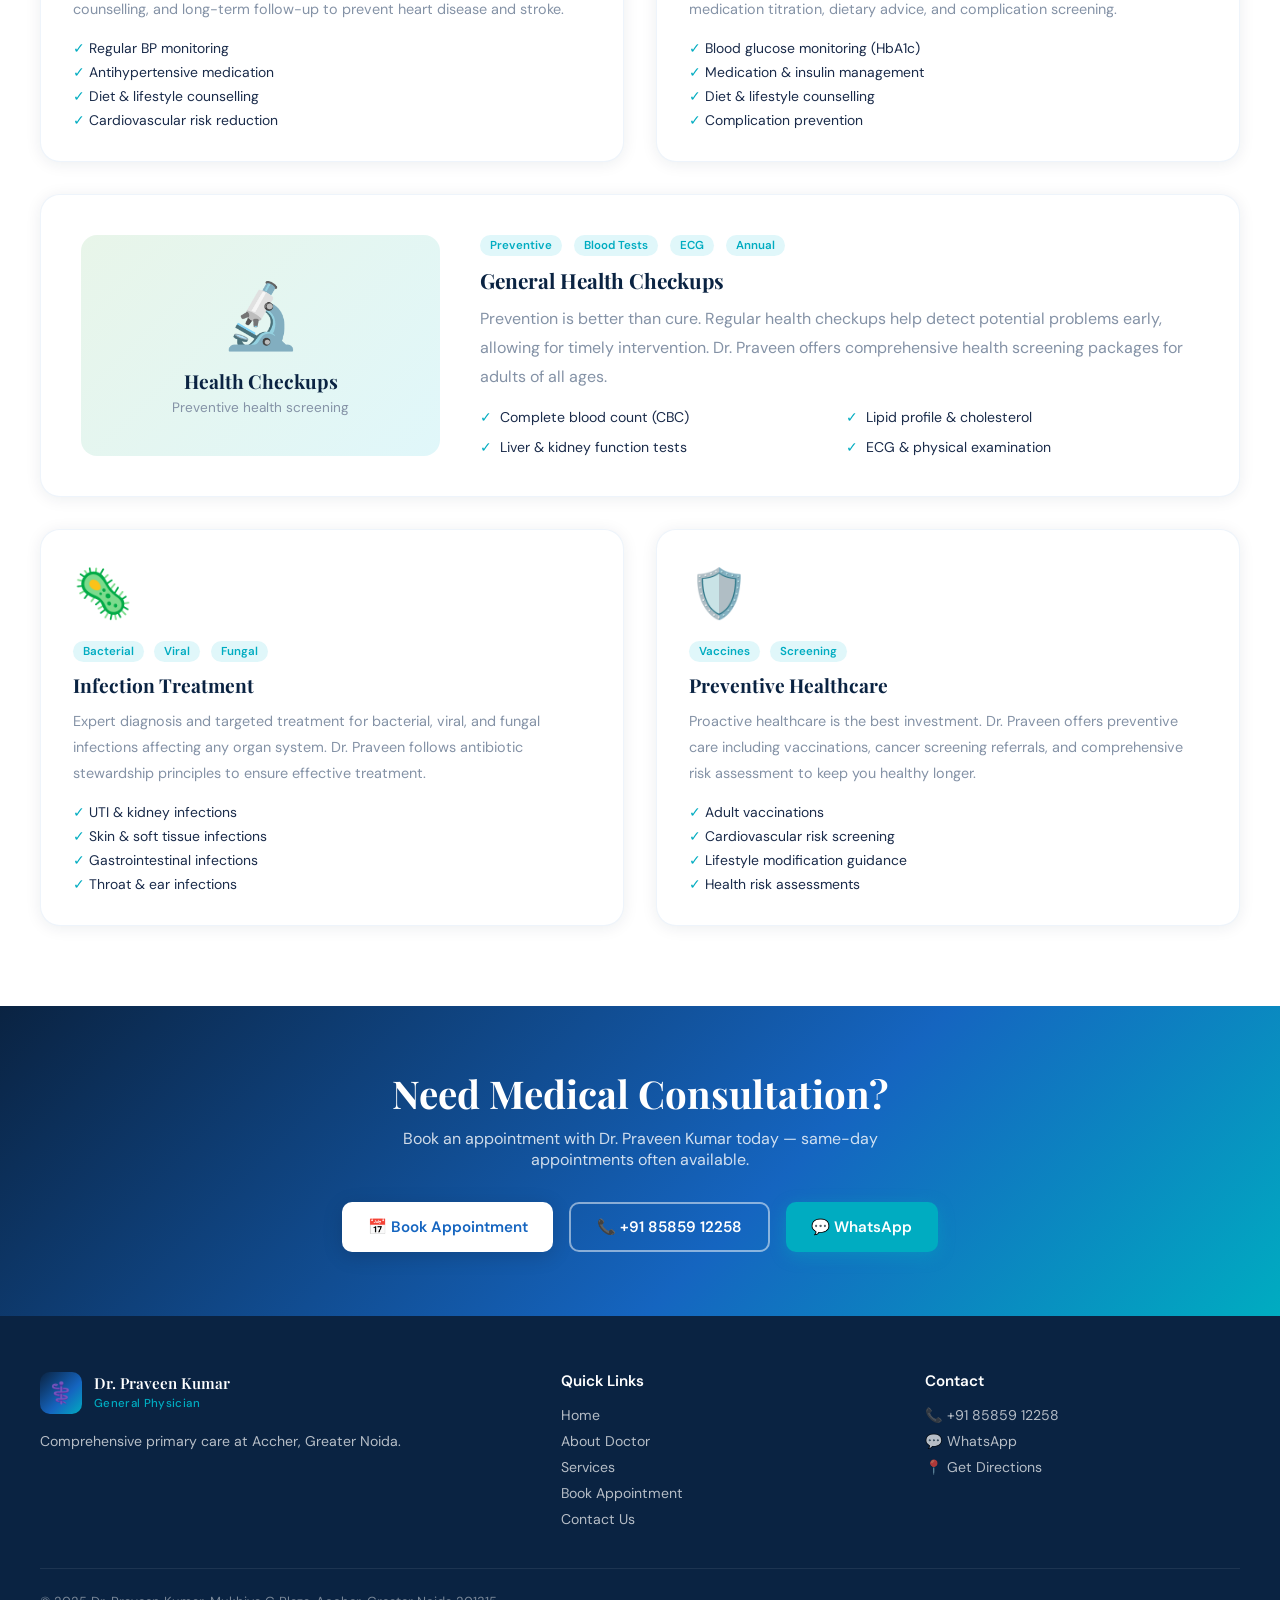
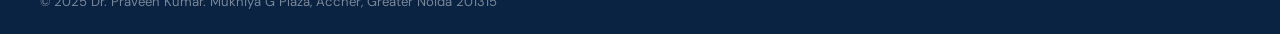
<file: services.html>
<!DOCTYPE html>
<html lang="en">
<head>
<meta charset="UTF-8"/>
<meta name="viewport" content="width=device-width, initial-scale=1.0"/>
<title>Medical Services – Dr. Praveen Kumar General Physician Greater Noida</title>
<meta name="description" content="Dr. Praveen Kumar offers comprehensive medical services in Greater Noida: Fever, Diabetes, Blood Pressure, Cold & Cough, Health Checkups, Infection Treatment."/>
<meta name="keywords" content="General Physician Services Greater Noida, Diabetes Doctor Accher, Blood Pressure Treatment Greater Noida"/>
<link rel="stylesheet" href="style.css"/>
</head>
<body>
<nav class="navbar" id="navbar">
  <div class="nav-inner">
    <a href="index.html" class="nav-logo"><div class="logo-icon">⚕️</div><div class="logo-text"><strong>Dr. Praveen Kumar</strong><span>General Physician · Greater Noida</span></div></a>
    <ul class="nav-links">
      <li><a href="index.html">Home</a></li><li><a href="about.html">About</a></li>
      <li><a href="services.html" class="active">Services</a></li><li><a href="appointment.html">Appointment</a></li>
      <li><a href="reviews.html">Reviews</a></li><li><a href="contact.html">Contact</a></li>
      <li><a href="appointment.html" class="nav-cta">Book Now</a></li>
    </ul>
    <div class="hamburger" id="hamburger"><span></span><span></span><span></span></div>
  </div>
</nav>
<div class="mobile-menu" id="mobileMenu">
  <a href="index.html">Home</a><a href="about.html">About Doctor</a><a href="services.html">Services</a>
  <a href="appointment.html">Book Appointment</a><a href="reviews.html">Patient Reviews</a><a href="contact.html">Contact</a>
</div>

<div class="page-hero">
  <h1>Our Medical Services</h1>
  <p>Comprehensive primary care for individuals and families in Greater Noida</p>
  <div class="breadcrumb"><a href="index.html">Home</a> › Services</div>
</div>

<!-- SERVICES DETAILED -->
<section>
  <div class="container">
    <div class="text-center">
      <span class="section-label">What We Treat</span>
      <h2 class="section-title">Expert Care for All Your Health Needs</h2>
      <p class="section-sub">Dr. Praveen Kumar provides evidence-based treatment for a wide range of medical conditions</p>
    </div>

    <!-- Service 1 -->
    <div style="display:grid;grid-template-columns:1fr 2fr;gap:2.5rem;align-items:center;margin-top:3.5rem;padding:2.5rem;background:white;border-radius:20px;box-shadow:var(--shadow-sm);border:1px solid rgba(21,101,192,0.07)" class="reveal">
      <div style="background:var(--gradient);border-radius:16px;padding:2.5rem;text-align:center;color:white">
        <div style="font-size:4rem;margin-bottom:0.75rem">🌡️</div>
        <h3 style="font-size:1.3rem">Fever Treatment</h3>
        <p style="opacity:0.8;font-size:0.85rem;margin-top:0.4rem">Rapid diagnosis & care</p>
      </div>
      <div>
        <div style="display:flex;gap:0.5rem;margin-bottom:0.75rem;flex-wrap:wrap">
          <span class="tag">Viral Fever</span><span class="tag">Typhoid</span><span class="tag">Malaria Screening</span><span class="tag">Dengue</span>
        </div>
        <h3 style="color:var(--navy);font-size:1.3rem;margin-bottom:0.75rem">Fever & Infection Management</h3>
        <p style="color:var(--gray);line-height:1.8;margin-bottom:1rem">Fever is one of the most common reasons patients visit a general physician. Dr. Praveen Kumar has extensive experience in accurately diagnosing the cause of fever and providing targeted treatment. From simple viral fevers to more complex bacterial infections like typhoid, he ensures rapid recovery.</p>
        <p style="color:var(--gray);line-height:1.8;margin-bottom:1.25rem">Using clinical assessment and necessary blood investigations, Dr. Praveen differentiates between various fever types and prescribes the most appropriate treatment — avoiding unnecessary antibiotics while ensuring effective care.</p>
        <div style="display:grid;grid-template-columns:1fr 1fr;gap:0.75rem">
          <div style="display:flex;align-items:center;gap:8px;font-size:0.88rem;color:var(--text)"><span style="color:var(--teal)">✓</span> Viral & bacterial fever</div>
          <div style="display:flex;align-items:center;gap:8px;font-size:0.88rem;color:var(--text)"><span style="color:var(--teal)">✓</span> Typhoid fever management</div>
          <div style="display:flex;align-items:center;gap:8px;font-size:0.88rem;color:var(--text)"><span style="color:var(--teal)">✓</span> Dengue & malaria screening</div>
          <div style="display:flex;align-items:center;gap:8px;font-size:0.88rem;color:var(--text)"><span style="color:var(--teal)">✓</span> Paediatric fever care</div>
        </div>
      </div>
    </div>

    <!-- Service 2 -->
    <div style="display:grid;grid-template-columns:2fr 1fr;gap:2.5rem;align-items:center;margin-top:2rem;padding:2.5rem;background:white;border-radius:20px;box-shadow:var(--shadow-sm);border:1px solid rgba(21,101,192,0.07)" class="reveal">
      <div>
        <div style="display:flex;gap:0.5rem;margin-bottom:0.75rem;flex-wrap:wrap">
          <span class="tag">Cold</span><span class="tag">Flu</span><span class="tag">Bronchitis</span><span class="tag">Sinusitis</span>
        </div>
        <h3 style="color:var(--navy);font-size:1.3rem;margin-bottom:0.75rem">Cold, Cough & Respiratory Infections</h3>
        <p style="color:var(--gray);line-height:1.8;margin-bottom:1rem">Respiratory infections are extremely common, especially during seasonal changes. Dr. Praveen provides effective treatment for common cold, productive cough, sinusitis, bronchitis, and flu — helping you recover quickly and preventing complications.</p>
        <div style="display:grid;grid-template-columns:1fr 1fr;gap:0.75rem">
          <div style="display:flex;align-items:center;gap:8px;font-size:0.88rem;color:var(--text)"><span style="color:var(--teal)">✓</span> Seasonal cold & flu</div>
          <div style="display:flex;align-items:center;gap:8px;font-size:0.88rem;color:var(--text)"><span style="color:var(--teal)">✓</span> Chronic cough treatment</div>
          <div style="display:flex;align-items:center;gap:8px;font-size:0.88rem;color:var(--text)"><span style="color:var(--teal)">✓</span> Sinusitis management</div>
          <div style="display:flex;align-items:center;gap:8px;font-size:0.88rem;color:var(--text)"><span style="color:var(--teal)">✓</span> Bronchitis & chest infections</div>
        </div>
      </div>
      <div style="background:linear-gradient(135deg,#E3F2FD,#E0F7FA);border-radius:16px;padding:2.5rem;text-align:center">
        <div style="font-size:4rem;margin-bottom:0.75rem">🤧</div>
        <h3 style="color:var(--navy);font-size:1.2rem">Cold & Cough</h3>
        <p style="color:var(--gray);font-size:0.85rem;margin-top:0.4rem">Respiratory care</p>
      </div>
    </div>

    <!-- Service 3 & 4 side by side -->
    <div style="display:grid;grid-template-columns:1fr 1fr;gap:2rem;margin-top:2rem">
      <div style="padding:2rem;background:white;border-radius:20px;box-shadow:var(--shadow-sm);border:1px solid rgba(21,101,192,0.07)" class="reveal">
        <div style="font-size:3rem;margin-bottom:1rem">❤️</div>
        <div style="display:flex;gap:0.4rem;margin-bottom:0.75rem;flex-wrap:wrap"><span class="tag">Hypertension</span><span class="tag">Lifestyle</span></div>
        <h3 style="color:var(--navy);font-size:1.2rem;margin-bottom:0.75rem">Blood Pressure Management</h3>
        <p style="color:var(--gray);line-height:1.8;font-size:0.9rem;margin-bottom:1rem">Hypertension is a silent killer. Dr. Praveen offers comprehensive BP management including regular monitoring, medication, lifestyle modification counselling, and long-term follow-up to prevent heart disease and stroke.</p>
        <ul style="list-style:none;display:flex;flex-direction:column;gap:6px">
          <li style="font-size:0.87rem;color:var(--text)"><span style="color:var(--teal)">✓</span> Regular BP monitoring</li>
          <li style="font-size:0.87rem;color:var(--text)"><span style="color:var(--teal)">✓</span> Antihypertensive medication</li>
          <li style="font-size:0.87rem;color:var(--text)"><span style="color:var(--teal)">✓</span> Diet & lifestyle counselling</li>
          <li style="font-size:0.87rem;color:var(--text)"><span style="color:var(--teal)">✓</span> Cardiovascular risk reduction</li>
        </ul>
      </div>
      <div style="padding:2rem;background:white;border-radius:20px;box-shadow:var(--shadow-sm);border:1px solid rgba(21,101,192,0.07)" class="reveal">
        <div style="font-size:3rem;margin-bottom:1rem">🩸</div>
        <div style="display:flex;gap:0.4rem;margin-bottom:0.75rem;flex-wrap:wrap"><span class="tag">Type 2</span><span class="tag">Diet Control</span></div>
        <h3 style="color:var(--navy);font-size:1.2rem;margin-bottom:0.75rem">Diabetes Care & Management</h3>
        <p style="color:var(--gray);line-height:1.8;font-size:0.9rem;margin-bottom:1rem">Diabetes requires ongoing management to prevent complications. Dr. Praveen provides holistic diabetes care including blood sugar monitoring, medication titration, dietary advice, and complication screening.</p>
        <ul style="list-style:none;display:flex;flex-direction:column;gap:6px">
          <li style="font-size:0.87rem;color:var(--text)"><span style="color:var(--teal)">✓</span> Blood glucose monitoring (HbA1c)</li>
          <li style="font-size:0.87rem;color:var(--text)"><span style="color:var(--teal)">✓</span> Medication & insulin management</li>
          <li style="font-size:0.87rem;color:var(--text)"><span style="color:var(--teal)">✓</span> Diet & lifestyle counselling</li>
          <li style="font-size:0.87rem;color:var(--text)"><span style="color:var(--teal)">✓</span> Complication prevention</li>
        </ul>
      </div>
    </div>

    <!-- Service 5 -->
    <div style="display:grid;grid-template-columns:1fr 2fr;gap:2.5rem;align-items:center;margin-top:2rem;padding:2.5rem;background:white;border-radius:20px;box-shadow:var(--shadow-sm);border:1px solid rgba(21,101,192,0.07)" class="reveal">
      <div style="background:linear-gradient(135deg,#E8F5E9,#E0F7FA);border-radius:16px;padding:2.5rem;text-align:center">
        <div style="font-size:4rem;margin-bottom:0.75rem">🔬</div>
        <h3 style="color:var(--navy);font-size:1.2rem">Health Checkups</h3>
        <p style="color:var(--gray);font-size:0.85rem;margin-top:0.4rem">Preventive health screening</p>
      </div>
      <div>
        <div style="display:flex;gap:0.5rem;margin-bottom:0.75rem;flex-wrap:wrap">
          <span class="tag">Preventive</span><span class="tag">Blood Tests</span><span class="tag">ECG</span><span class="tag">Annual</span>
        </div>
        <h3 style="color:var(--navy);font-size:1.3rem;margin-bottom:0.75rem">General Health Checkups</h3>
        <p style="color:var(--gray);line-height:1.8;margin-bottom:1rem">Prevention is better than cure. Regular health checkups help detect potential problems early, allowing for timely intervention. Dr. Praveen offers comprehensive health screening packages for adults of all ages.</p>
        <div style="display:grid;grid-template-columns:1fr 1fr;gap:0.75rem">
          <div style="display:flex;align-items:center;gap:8px;font-size:0.88rem;color:var(--text)"><span style="color:var(--teal)">✓</span> Complete blood count (CBC)</div>
          <div style="display:flex;align-items:center;gap:8px;font-size:0.88rem;color:var(--text)"><span style="color:var(--teal)">✓</span> Lipid profile & cholesterol</div>
          <div style="display:flex;align-items:center;gap:8px;font-size:0.88rem;color:var(--text)"><span style="color:var(--teal)">✓</span> Liver & kidney function tests</div>
          <div style="display:flex;align-items:center;gap:8px;font-size:0.88rem;color:var(--text)"><span style="color:var(--teal)">✓</span> ECG & physical examination</div>
        </div>
      </div>
    </div>

    <!-- Service 6 & 7 -->
    <div style="display:grid;grid-template-columns:1fr 1fr;gap:2rem;margin-top:2rem">
      <div style="padding:2rem;background:white;border-radius:20px;box-shadow:var(--shadow-sm);border:1px solid rgba(21,101,192,0.07)" class="reveal">
        <div style="font-size:3rem;margin-bottom:1rem">🦠</div>
        <div style="display:flex;gap:0.4rem;margin-bottom:0.75rem;flex-wrap:wrap"><span class="tag">Bacterial</span><span class="tag">Viral</span><span class="tag">Fungal</span></div>
        <h3 style="color:var(--navy);font-size:1.2rem;margin-bottom:0.75rem">Infection Treatment</h3>
        <p style="color:var(--gray);line-height:1.8;font-size:0.9rem;margin-bottom:1rem">Expert diagnosis and targeted treatment for bacterial, viral, and fungal infections affecting any organ system. Dr. Praveen follows antibiotic stewardship principles to ensure effective treatment.</p>
        <ul style="list-style:none;display:flex;flex-direction:column;gap:6px">
          <li style="font-size:0.87rem;color:var(--text)"><span style="color:var(--teal)">✓</span> UTI & kidney infections</li>
          <li style="font-size:0.87rem;color:var(--text)"><span style="color:var(--teal)">✓</span> Skin & soft tissue infections</li>
          <li style="font-size:0.87rem;color:var(--text)"><span style="color:var(--teal)">✓</span> Gastrointestinal infections</li>
          <li style="font-size:0.87rem;color:var(--text)"><span style="color:var(--teal)">✓</span> Throat & ear infections</li>
        </ul>
      </div>
      <div style="padding:2rem;background:white;border-radius:20px;box-shadow:var(--shadow-sm);border:1px solid rgba(21,101,192,0.07)" class="reveal">
        <div style="font-size:3rem;margin-bottom:1rem">🛡️</div>
        <div style="display:flex;gap:0.4rem;margin-bottom:0.75rem;flex-wrap:wrap"><span class="tag">Vaccines</span><span class="tag">Screening</span></div>
        <h3 style="color:var(--navy);font-size:1.2rem;margin-bottom:0.75rem">Preventive Healthcare</h3>
        <p style="color:var(--gray);line-height:1.8;font-size:0.9rem;margin-bottom:1rem">Proactive healthcare is the best investment. Dr. Praveen offers preventive care including vaccinations, cancer screening referrals, and comprehensive risk assessment to keep you healthy longer.</p>
        <ul style="list-style:none;display:flex;flex-direction:column;gap:6px">
          <li style="font-size:0.87rem;color:var(--text)"><span style="color:var(--teal)">✓</span> Adult vaccinations</li>
          <li style="font-size:0.87rem;color:var(--text)"><span style="color:var(--teal)">✓</span> Cardiovascular risk screening</li>
          <li style="font-size:0.87rem;color:var(--text)"><span style="color:var(--teal)">✓</span> Lifestyle modification guidance</li>
          <li style="font-size:0.87rem;color:var(--text)"><span style="color:var(--teal)">✓</span> Health risk assessments</li>
        </ul>
      </div>
    </div>
  </div>
</section>

<div class="cta-strip">
  <div class="container">
    <h2>Need Medical Consultation?</h2>
    <p>Book an appointment with Dr. Praveen Kumar today — same-day appointments often available.</p>
    <div class="btn-actions">
      <a href="appointment.html" class="btn btn-white">📅 Book Appointment</a>
      <a href="tel:+918585912258" class="btn btn-outline-white">📞 +91 85859 12258</a>
      <a href="https://wa.me/918585912258" target="_blank" class="btn btn-teal">💬 WhatsApp</a>
    </div>
  </div>
</div>

<footer class="footer">
  <div class="footer-grid">
    <div class="footer-brand"><div class="nav-logo" style="margin-bottom:0.75rem"><div class="logo-icon">⚕️</div><div class="logo-text"><strong style="color:white">Dr. Praveen Kumar</strong><span>General Physician</span></div></div><p>Comprehensive primary care at Accher, Greater Noida.</p></div>
    <div><h4>Quick Links</h4><div class="footer-links"><a href="index.html">Home</a><a href="about.html">About Doctor</a><a href="services.html">Services</a><a href="appointment.html">Book Appointment</a><a href="contact.html">Contact Us</a></div></div>
    <div><h4>Contact</h4><div class="footer-links"><a href="tel:+918585912258">📞 +91 85859 12258</a><a href="https://wa.me/918585912258">💬 WhatsApp</a><a href="https://maps.app.goo.gl/XNpBcMZ1L3HhsXba7" target="_blank">📍 Get Directions</a></div></div>
  </div>
  <div class="footer-bottom"><span>© 2025 Dr. Praveen Kumar. Mukhiya G Plaza, Accher, Greater Noida 201315</span></div>
</footer>

<a href="https://wa.me/918585912258?text=Hello%20Dr.%20Praveen%2C%20I%20would%20like%20to%20book%20an%20appointment." target="_blank" class="whatsapp-float">
  <svg width="30" height="30" viewBox="0 0 24 24" fill="white"><path d="M17.472 14.382c-.297-.149-1.758-.867-2.03-.967-.273-.099-.471-.148-.67.15-.197.297-.767.966-.94 1.164-.173.199-.347.223-.644.075-.297-.15-1.255-.463-2.39-1.475-.883-.788-1.48-1.761-1.653-2.059-.173-.297-.018-.458.13-.606.134-.133.298-.347.446-.52.149-.174.198-.298.298-.497.099-.198.05-.371-.025-.52-.075-.149-.669-1.612-.916-2.207-.242-.579-.487-.5-.669-.51-.173-.008-.371-.01-.57-.01-.198 0-.52.074-.792.372-.272.297-1.04 1.016-1.04 2.479 0 1.462 1.065 2.875 1.213 3.074.149.198 2.096 3.2 5.077 4.487.709.306 1.262.489 1.694.625.712.227 1.36.195 1.871.118.571-.085 1.758-.719 2.006-1.413.248-.694.248-1.289.173-1.413-.074-.124-.272-.198-.57-.347m-5.421 7.403h-.004a9.87 9.87 0 01-5.031-1.378l-.361-.214-3.741.982.998-3.648-.235-.374a9.86 9.86 0 01-1.51-5.26c.001-5.45 4.436-9.884 9.888-9.884 2.64 0 5.122 1.03 6.988 2.898a9.825 9.825 0 012.893 6.994c-.003 5.45-4.437 9.884-9.885 9.884m8.413-18.297A11.815 11.815 0 0012.05 0C5.495 0 .16 5.335.157 11.892c0 2.096.547 4.142 1.588 5.945L.057 24l6.305-1.654a11.882 11.882 0 005.683 1.448h.005c6.554 0 11.89-5.335 11.893-11.893a11.821 11.821 0 00-3.48-8.413z"/></svg>
  <span class="wa-tooltip">Chat with Dr. Praveen</span>
</a>
<script src="main.js"></script>
</body>
</html>
</file>
<file: style.css>
@import url('https://fonts.googleapis.com/css2?family=Playfair+Display:wght@400;600;700&family=DM+Sans:wght@300;400;500;600&display=swap');

:root {
  --navy: #0A2342;
  --blue: #1565C0;
  --teal: #00ACC1;
  --teal-light: #E0F7FA;
  --white: #FFFFFF;
  --off-white: #F8FAFE;
  --gray-light: #EEF2F7;
  --gray: #8492A6;
  --text: #1A2B4A;
  --gradient: linear-gradient(135deg, #0A2342 0%, #1565C0 60%, #00ACC1 100%);
  --gradient-soft: linear-gradient(135deg, #E3F0FF 0%, #E0F7FA 100%);
  --shadow: 0 8px 40px rgba(10,35,66,0.12);
  --shadow-sm: 0 2px 16px rgba(10,35,66,0.08);
  --radius: 16px;
  --radius-sm: 10px;
}

*, *::before, *::after { box-sizing: border-box; margin: 0; padding: 0; }

html { scroll-behavior: smooth; font-size: 16px; }

body {
  font-family: 'DM Sans', sans-serif;
  color: var(--text);
  background: var(--white);
  overflow-x: hidden;
}

h1, h2, h3, h4 { font-family: 'Playfair Display', serif; line-height: 1.2; }

a { text-decoration: none; color: inherit; }

img { max-width: 100%; display: block; }

/* ── NAVBAR ─────────────────────────────────────────────── */
.navbar {
  position: fixed; top: 0; width: 100%; z-index: 1000;
  padding: 0 2rem;
  background: rgba(255,255,255,0.95);
  backdrop-filter: blur(16px);
  border-bottom: 1px solid rgba(21,101,192,0.08);
  transition: box-shadow 0.3s;
}
.navbar.scrolled { box-shadow: var(--shadow-sm); }

.nav-inner {
  max-width: 1200px; margin: 0 auto;
  display: flex; align-items: center; justify-content: space-between;
  height: 72px;
}

.nav-logo {
  display: flex; align-items: center; gap: 12px; flex-shrink: 0;
}
.nav-logo .logo-icon {
  width: 42px; height: 42px; background: var(--gradient);
  border-radius: 10px; display: flex; align-items: center; justify-content: center;
  font-size: 1.3rem; color: white; flex-shrink: 0;
}
.nav-logo .logo-text { line-height: 1.2; }
.nav-logo .logo-text strong { display: block; font-size: 0.95rem; font-weight: 600; color: var(--navy); font-family: 'Playfair Display', serif; }
.nav-logo .logo-text span { font-size: 0.72rem; color: var(--teal); font-weight: 500; letter-spacing: 0.03em; }

.nav-links { display: flex; align-items: center; gap: 0.15rem; list-style: none; }
.nav-links a {
  padding: 0.4rem 0.75rem; border-radius: 8px; font-size: 0.88rem; font-weight: 500;
  color: var(--text); transition: all 0.2s; white-space: nowrap;
}
.nav-links a:hover, .nav-links a.active { color: var(--blue); background: rgba(21,101,192,0.07); }

.nav-cta {
  background: var(--gradient); color: white !important;
  padding: 0.45rem 1rem !important; border-radius: 8px !important;
  font-weight: 600 !important;
  box-shadow: 0 4px 14px rgba(21,101,192,0.35);
  transition: transform 0.2s, box-shadow 0.2s !important;
}
.nav-cta:hover { transform: translateY(-1px); box-shadow: 0 6px 20px rgba(21,101,192,0.45) !important; }

.hamburger { display: none; flex-direction: column; gap: 5px; cursor: pointer; padding: 8px; z-index: 1001; }
.hamburger span { width: 24px; height: 2px; background: var(--navy); border-radius: 2px; transition: all 0.3s; display: block; }

/* ── MOBILE MENU ─────────────────────────────────────────── */
.mobile-menu {
  display: none; position: fixed; top: 72px; left: 0; right: 0; z-index: 999;
  background: white; padding: 1.5rem 2rem;
  box-shadow: var(--shadow); flex-direction: column; gap: 0.5rem;
}
.mobile-menu.open { display: flex; }
.mobile-menu a { padding: 0.7rem 0; font-weight: 500; border-bottom: 1px solid var(--gray-light); color: var(--text); font-size: 1rem; }
.mobile-menu a:last-child { border-bottom: none; }

/* ── HERO ────────────────────────────────────────────────── */
.hero {
  min-height: 100vh;
  background: var(--gradient);
  position: relative; overflow: hidden;
  display: flex; align-items: center;
  padding-top: 72px;
}

.hero::before {
  content: '';
  position: absolute; inset: 0;
  background: url("data:image/svg+xml,%3Csvg width='60' height='60' viewBox='0 0 60 60' xmlns='http://www.w3.org/2000/svg'%3E%3Cg fill='none' fill-rule='evenodd'%3E%3Cg fill='%23ffffff' fill-opacity='0.04'%3E%3Cpath d='M36 34v-4h-2v4h-4v2h4v4h2v-4h4v-2h-4zm0-30V0h-2v4h-4v2h4v4h2V6h4V4h-4zM6 34v-4H4v4H0v2h4v4h2v-4h4v-2H6zM6 4V0H4v4H0v2h4v4h2V6h4V4H6z'/%3E%3C/g%3E%3C/g%3E%3C/svg%3E");
}

.hero-blob {
  position: absolute; right: -10%; top: 10%;
  width: 60vw; max-width: 700px; height: 80vh;
  background: radial-gradient(ellipse, rgba(0,172,193,0.25) 0%, transparent 70%);
  border-radius: 50%; pointer-events: none;
  animation: blobFloat 8s ease-in-out infinite;
}

@keyframes blobFloat { 0%,100%{transform:translateY(0) scale(1)} 50%{transform:translateY(-30px) scale(1.03)} }

.hero-container {
  max-width: 1200px; margin: 0 auto; padding: 4rem 2rem;
  display: grid; grid-template-columns: 1fr 1fr; gap: 4rem; align-items: center;
  position: relative; z-index: 1;
  width: 100%;
}

.hero-badge {
  display: inline-flex; align-items: center; gap: 8px;
  background: rgba(255,255,255,0.15); backdrop-filter: blur(8px);
  border: 1px solid rgba(255,255,255,0.25);
  color: white; font-size: 0.8rem; font-weight: 500; letter-spacing: 0.05em;
  padding: 6px 14px; border-radius: 50px; margin-bottom: 1.25rem;
  animation: fadeInDown 0.8s ease both;
}
.hero-badge::before { content: '●'; color: #4FC3F7; font-size: 0.6rem; animation: pulse 2s infinite; }

@keyframes pulse { 0%,100%{opacity:1} 50%{opacity:0.4} }
@keyframes fadeInDown { from{opacity:0;transform:translateY(-20px)} to{opacity:1;transform:translateY(0)} }
@keyframes fadeInUp { from{opacity:0;transform:translateY(30px)} to{opacity:1;transform:translateY(0)} }
@keyframes fadeInLeft { from{opacity:0;transform:translateX(-30px)} to{opacity:1;transform:translateX(0)} }
@keyframes fadeInRight { from{opacity:0;transform:translateX(30px)} to{opacity:1;transform:translateX(0)} }

.hero-title {
  font-size: clamp(2rem, 4vw, 3.4rem); color: white;
  line-height: 1.15; margin-bottom: 1.25rem;
  animation: fadeInLeft 0.9s ease 0.15s both;
}
.hero-title em { font-style: normal; color: #4FC3F7; }

.hero-subtitle {
  font-size: 1rem; color: rgba(255,255,255,0.82); line-height: 1.7;
  margin-bottom: 2rem; max-width: 500px;
  animation: fadeInLeft 0.9s ease 0.25s both;
}

.hero-actions {
  display: flex; flex-wrap: wrap; gap: 1rem; margin-bottom: 2.5rem;
  animation: fadeInLeft 0.9s ease 0.35s both;
}

/* ── BUTTONS ─────────────────────────────────────────────── */
.btn {
  display: inline-flex; align-items: center; gap: 8px;
  padding: 0.8rem 1.6rem; border-radius: 10px;
  font-family: 'DM Sans', sans-serif; font-size: 0.95rem; font-weight: 600;
  cursor: pointer; border: none; transition: all 0.25s; text-align: center;
  white-space: nowrap;
}
.btn-white {
  background: white; color: var(--blue);
  box-shadow: 0 4px 20px rgba(0,0,0,0.15);
}
.btn-white:hover { transform: translateY(-2px); box-shadow: 0 8px 28px rgba(0,0,0,0.2); }

.btn-outline-white {
  background: transparent; color: white;
  border: 2px solid rgba(255,255,255,0.5);
}
.btn-outline-white:hover { background: rgba(255,255,255,0.12); border-color: white; }

.btn-primary {
  background: var(--gradient); color: white;
  box-shadow: 0 4px 18px rgba(21,101,192,0.4);
}
.btn-primary:hover { transform: translateY(-2px); box-shadow: 0 8px 28px rgba(21,101,192,0.5); }

.btn-teal {
  background: var(--teal); color: white;
  box-shadow: 0 4px 16px rgba(0,172,193,0.4);
}
.btn-teal:hover { transform: translateY(-2px); background: #0097A7; }

/* ── HERO STATS ──────────────────────────────────────────── */
.hero-stats {
  display: flex; gap: 2rem; flex-wrap: wrap;
  animation: fadeInLeft 0.9s ease 0.45s both;
}
.stat strong { display: block; font-size: 1.6rem; font-weight: 700; color: white; font-family: 'Playfair Display', serif; }
.stat span { font-size: 0.8rem; color: rgba(255,255,255,0.65); }

/* ── HERO IMAGE / DOCTOR CARD ────────────────────────────── */
.hero-image-wrap {
  position: relative; display: flex; justify-content: center;
  animation: fadeInRight 1s ease 0.2s both;
}

.hero-card {
  background: rgba(255,255,255,0.12); backdrop-filter: blur(16px);
  border: 1px solid rgba(255,255,255,0.2);
  border-radius: 24px; padding: 2rem;
  display: flex; flex-direction: column; align-items: center; gap: 1.25rem;
  width: 100%; max-width: 380px;
}

/* Doctor photo styles */
.doctor-photo-wrap {
  width: 180px; height: 180px; border-radius: 50%;
  border: 4px solid rgba(255,255,255,0.4);
  box-shadow: 0 8px 32px rgba(0,0,0,0.3);
  overflow: hidden; flex-shrink: 0;
}
.doctor-photo-wrap img {
  width: 100%; height: 100%; object-fit: cover; object-position: top center;
}

/* About page doctor photo */
.doctor-photo-about {
  width: 140px; height: 140px; border-radius: 50%;
  border: 4px solid rgba(255,255,255,0.4);
  box-shadow: 0 8px 32px rgba(0,0,0,0.3);
  overflow: hidden; margin: 0 auto 1rem;
}
.doctor-photo-about img {
  width: 100%; height: 100%; object-fit: cover; object-position: top center;
}

.doctor-avatar {
  width: 180px; height: 180px; border-radius: 50%;
  background: linear-gradient(135deg, #1565C0, #00ACC1);
  display: flex; align-items: center; justify-content: center;
  font-size: 5rem; border: 4px solid rgba(255,255,255,0.3);
  box-shadow: 0 8px 32px rgba(0,0,0,0.2);
  overflow: hidden;
}

.doctor-info { text-align: center; color: white; }
.doctor-info h3 { font-size: 1.3rem; margin-bottom: 4px; }
.doctor-info p { font-size: 0.85rem; opacity: 0.75; }

.cert-badges { display: flex; gap: 0.75rem; flex-wrap: wrap; justify-content: center; }
.cert-badge {
  background: rgba(255,255,255,0.15); border: 1px solid rgba(255,255,255,0.25);
  color: white; font-size: 0.72rem; padding: 5px 12px; border-radius: 50px;
}

.floating-card {
  position: absolute; background: white; border-radius: 14px;
  padding: 10px 14px; box-shadow: var(--shadow);
  display: flex; align-items: center; gap: 10px; font-size: 0.82rem;
}
.floating-card.fc1 { top: 10%; right: -8%; animation: float1 4s ease-in-out infinite; }
.floating-card.fc2 { bottom: 15%; left: -8%; animation: float2 5s ease-in-out infinite; }
.floating-card .fc-icon { font-size: 1.4rem; }
.floating-card strong { display: block; font-weight: 600; color: var(--navy); font-size: 0.82rem; }
.floating-card span { color: var(--gray); font-size: 0.72rem; }

@keyframes float1 { 0%,100%{transform:translateY(0)} 50%{transform:translateY(-12px)} }
@keyframes float2 { 0%,100%{transform:translateY(0)} 50%{transform:translateY(12px)} }

/* ── SECTION COMMONS ─────────────────────────────────────── */
section { padding: 5rem 2rem; }
.container { max-width: 1200px; margin: 0 auto; }

.section-label {
  display: inline-block; font-size: 0.75rem; font-weight: 600; letter-spacing: 0.12em;
  text-transform: uppercase; color: var(--teal); margin-bottom: 0.75rem;
  padding: 4px 12px; background: var(--teal-light); border-radius: 50px;
}
.section-title { font-size: clamp(1.6rem, 3vw, 2.6rem); color: var(--navy); margin-bottom: 1rem; }
.section-sub { color: var(--gray); font-size: 1rem; line-height: 1.7; max-width: 600px; }

/* ── TRUST BAR ───────────────────────────────────────────── */
.trust-bar {
  background: var(--navy); padding: 1.25rem 2rem;
}
.trust-inner {
  max-width: 1200px; margin: 0 auto;
  display: flex; justify-content: center; flex-wrap: wrap; gap: 1.5rem 2.5rem;
}
.trust-item { display: flex; align-items: center; gap: 8px; color: rgba(255,255,255,0.75); font-size: 0.85rem; }
.trust-item strong { color: white; font-weight: 600; }
.trust-item .ti-icon { font-size: 1.2rem; }

/* ── HIGHLIGHTS ──────────────────────────────────────────── */
.highlights { background: var(--off-white); }
.highlights-grid {
  display: grid; grid-template-columns: repeat(auto-fit, minmax(220px, 1fr)); gap: 1.5rem;
  margin-top: 3rem;
}
.highlight-card {
  background: white; border-radius: var(--radius); padding: 2rem;
  box-shadow: var(--shadow-sm); border: 1px solid rgba(21,101,192,0.06);
  transition: transform 0.3s, box-shadow 0.3s;
  position: relative; overflow: hidden;
}
.highlight-card::before {
  content: ''; position: absolute; top: 0; left: 0; right: 0; height: 3px;
  background: var(--gradient);
}
.highlight-card:hover { transform: translateY(-6px); box-shadow: var(--shadow); }
.hc-icon { font-size: 2.2rem; margin-bottom: 1rem; }
.hc-title { font-size: 1.05rem; font-weight: 600; color: var(--navy); margin-bottom: 0.4rem; font-family: 'DM Sans', sans-serif; }
.hc-text { font-size: 0.88rem; color: var(--gray); line-height: 1.6; }

/* ── SERVICES ────────────────────────────────────────────── */
.services-grid {
  display: grid; grid-template-columns: repeat(auto-fit, minmax(240px, 1fr)); gap: 1.5rem;
  margin-top: 3rem;
}
.service-card {
  background: white; border-radius: var(--radius); padding: 1.75rem;
  box-shadow: var(--shadow-sm); border: 1px solid rgba(21,101,192,0.06);
  transition: all 0.3s; cursor: default;
}
.service-card:hover {
  background: var(--gradient); color: white;
  transform: translateY(-4px); box-shadow: 0 12px 40px rgba(21,101,192,0.35);
}
.service-card:hover .sc-icon-wrap { background: rgba(255,255,255,0.2); }
.service-card:hover .sc-title { color: white; }
.service-card:hover .sc-text { color: rgba(255,255,255,0.8); }
.service-card:hover .sc-link { color: rgba(255,255,255,0.9); }

.sc-icon-wrap {
  width: 52px; height: 52px; background: var(--teal-light); border-radius: 12px;
  display: flex; align-items: center; justify-content: center;
  font-size: 1.6rem; margin-bottom: 1rem; transition: background 0.3s;
}
.sc-title { font-size: 1rem; font-weight: 600; color: var(--navy); margin-bottom: 0.5rem; font-family: 'DM Sans', sans-serif; }
.sc-text { font-size: 0.86rem; color: var(--gray); line-height: 1.6; margin-bottom: 0.75rem; }
.sc-link { font-size: 0.82rem; color: var(--teal); font-weight: 500; }

/* ── ABOUT STRIP ─────────────────────────────────────────── */
.about-strip { background: var(--gradient); color: white; }
.about-strip-inner {
  display: grid; grid-template-columns: 1fr 1fr; gap: 4rem; align-items: center;
}
.about-img-wrap {
  background: rgba(255,255,255,0.1); border-radius: 20px; padding: 2rem;
  display: flex; flex-direction: column; align-items: center; gap: 1rem; text-align: center;
  border: 1px solid rgba(255,255,255,0.15);
}
.about-avatar { font-size: 6rem; }
.about-img-wrap h3 { font-size: 1.4rem; }
.about-img-wrap p { opacity: 0.75; font-size: 0.9rem; }

.qual-pills { display: flex; flex-wrap: wrap; gap: 0.5rem; margin-top: 1rem; justify-content: center; }
.qual-pill {
  background: rgba(255,255,255,0.15); border: 1px solid rgba(255,255,255,0.2);
  color: white; font-size: 0.75rem; padding: 4px 12px; border-radius: 50px;
}
.about-content .section-title { color: white; }
.about-content .section-sub { color: rgba(255,255,255,0.75); }

.about-points { margin-top: 1.5rem; display: flex; flex-direction: column; gap: 0.85rem; }
.about-point { display: flex; align-items: flex-start; gap: 12px; }
.ap-icon { width: 28px; height: 28px; min-width: 28px; background: rgba(255,255,255,0.15); border-radius: 50%; display: flex; align-items: center; justify-content: center; font-size: 0.8rem; margin-top: 2px; }
.ap-text strong { display: block; font-size: 0.9rem; font-weight: 600; margin-bottom: 2px; }
.ap-text span { font-size: 0.83rem; opacity: 0.7; line-height: 1.5; }

/* ── TESTIMONIALS ────────────────────────────────────────── */
.testimonials { background: var(--off-white); }
.testimonials-grid {
  display: grid; grid-template-columns: repeat(auto-fit, minmax(280px, 1fr)); gap: 1.5rem;
  margin-top: 3rem;
}
.testimonial-card {
  background: white; border-radius: var(--radius); padding: 1.75rem;
  box-shadow: var(--shadow-sm); border: 1px solid rgba(21,101,192,0.06);
  position: relative;
}
.quote-mark { font-size: 3.5rem; color: var(--teal-light); line-height: 1; font-family: 'Playfair Display', serif; position: absolute; top: 10px; right: 18px; }
.stars { color: #FFB300; font-size: 0.9rem; margin-bottom: 0.75rem; letter-spacing: 2px; }
.t-text { font-size: 0.92rem; color: var(--text); line-height: 1.7; margin-bottom: 1.25rem; font-style: italic; }
.t-author { display: flex; align-items: center; gap: 10px; }
.t-avatar { width: 38px; height: 38px; border-radius: 50%; background: var(--gradient-soft); display: flex; align-items: center; justify-content: center; font-size: 1.1rem; flex-shrink: 0; }
.t-name { font-weight: 600; font-size: 0.9rem; color: var(--navy); }
.t-meta { font-size: 0.76rem; color: var(--gray); }

/* ── FAQ ─────────────────────────────────────────────────── */
.faq-list { margin-top: 0; max-width: 780px; }
.faq-item {
  border: 1px solid rgba(21,101,192,0.1); border-radius: var(--radius-sm);
  margin-bottom: 0.75rem; overflow: hidden;
}
.faq-q {
  display: flex; justify-content: space-between; align-items: center;
  padding: 1.1rem 1.25rem; cursor: pointer; font-weight: 600; font-size: 0.95rem;
  color: var(--navy); background: white; transition: background 0.2s;
  user-select: none;
}
.faq-q:hover { background: var(--gray-light); }
.faq-q.open { background: var(--teal-light); color: var(--teal); }
.faq-chevron { transition: transform 0.3s; font-size: 0.8rem; flex-shrink: 0; margin-left: 8px; }
.faq-q.open .faq-chevron { transform: rotate(180deg); }
.faq-a { max-height: 0; overflow: hidden; transition: max-height 0.4s ease; font-size: 0.9rem; color: var(--gray); line-height: 1.7; }
.faq-a.open { max-height: 200px; }
.faq-a-inner { padding: 0 1.25rem 1.1rem; }

/* ── CONTACT / MAP ───────────────────────────────────────── */
.contact { background: var(--off-white); }
.contact-grid { display: grid; grid-template-columns: 1fr 1.2fr; gap: 3rem; margin-top: 3rem; }
.contact-info { display: flex; flex-direction: column; gap: 1.5rem; }

.info-card {
  background: white; border-radius: var(--radius); padding: 1.5rem;
  box-shadow: var(--shadow-sm); display: flex; align-items: flex-start; gap: 1rem;
  border: 1px solid rgba(21,101,192,0.06); transition: transform 0.2s;
}
.info-card:hover { transform: translateX(4px); }
.ic-icon { width: 44px; height: 44px; min-width: 44px; background: var(--gradient); border-radius: 10px; display: flex; align-items: center; justify-content: center; font-size: 1.2rem; }
.ic-label { font-size: 0.75rem; color: var(--gray); font-weight: 500; margin-bottom: 2px; }
.ic-value { font-size: 0.92rem; font-weight: 600; color: var(--navy); line-height: 1.5; }
.ic-value a { color: var(--blue); }
.ic-value a:hover { color: var(--teal); }

.hours-table { width: 100%; margin-top: 0.5rem; font-size: 0.85rem; border-collapse: collapse; }
.hours-table tr td { padding: 3px 0; }
.hours-table tr td:last-child { text-align: right; color: var(--blue); font-weight: 500; }

.map-wrap {
  border-radius: var(--radius); overflow: hidden;
  box-shadow: var(--shadow); height: 100%; min-height: 400px;
}
.map-wrap iframe { width: 100%; height: 100%; min-height: 400px; border: none; }

/* ── APPOINTMENT FORM ────────────────────────────────────── */
.appt-grid { display: grid; grid-template-columns: 1fr 1.2fr; gap: 3rem; align-items: start; margin-top: 3rem; }
.appt-feature-list { display: flex; flex-direction: column; gap: 1rem; margin-top: 1.5rem; }
.appt-feature { display: flex; align-items: center; gap: 12px; font-size: 0.92rem; color: var(--text); }
.appt-feature span:first-child { font-size: 1.2rem; }

.appt-form-card {
  background: white; border-radius: var(--radius); padding: 2.25rem;
  box-shadow: var(--shadow); border: 1px solid rgba(21,101,192,0.08);
}
.form-row { display: grid; grid-template-columns: 1fr 1fr; gap: 1rem; }
.form-group { margin-bottom: 1.1rem; }
.form-group label { display: block; font-size: 0.82rem; font-weight: 600; color: var(--navy); margin-bottom: 5px; }
.form-group input, .form-group select, .form-group textarea {
  width: 100%; padding: 0.7rem 1rem; border: 1.5px solid #DDE6F0; border-radius: 8px;
  font-family: 'DM Sans', sans-serif; font-size: 0.9rem; color: var(--text);
  background: var(--off-white); transition: border-color 0.2s, box-shadow 0.2s;
  outline: none;
}
.form-group input:focus, .form-group select:focus, .form-group textarea:focus {
  border-color: var(--blue); box-shadow: 0 0 0 3px rgba(21,101,192,0.1);
  background: white;
}
.form-group textarea { resize: vertical; min-height: 100px; }
.form-actions { display: flex; flex-wrap: wrap; gap: 0.85rem; margin-top: 0.5rem; }
.form-success { display: none; background: #E8F5E9; color: #2E7D32; padding: 1rem; border-radius: 8px; font-size: 0.9rem; font-weight: 500; margin-top: 0.75rem; }

/* ── WHATSAPP FLOAT ──────────────────────────────────────── */
.whatsapp-float {
  position: fixed; bottom: 28px; right: 28px; z-index: 999;
  width: 58px; height: 58px; background: #25D366; border-radius: 50%;
  display: flex; align-items: center; justify-content: center;
  box-shadow: 0 4px 20px rgba(37,211,102,0.5); cursor: pointer;
  transition: transform 0.3s, box-shadow 0.3s; text-decoration: none;
  animation: waBounce 3s ease-in-out infinite;
}
.whatsapp-float:hover { transform: scale(1.12); box-shadow: 0 8px 28px rgba(37,211,102,0.6); animation: none; }
@keyframes waBounce { 0%,100%{transform:scale(1)} 50%{transform:scale(1.06)} }
.wa-tooltip {
  position: absolute; right: 70px; background: white;
  padding: 6px 12px; border-radius: 8px; font-size: 0.82rem; font-weight: 500;
  white-space: nowrap; color: var(--navy); box-shadow: var(--shadow-sm);
  opacity: 0; transform: translateX(10px); transition: all 0.3s; pointer-events: none;
}
.whatsapp-float:hover .wa-tooltip { opacity: 1; transform: translateX(0); }

/* ── FOOTER ──────────────────────────────────────────────── */
.footer {
  background: var(--navy); color: rgba(255,255,255,0.7);
  padding: 3.5rem 2rem 1.5rem;
}
.footer-grid {
  max-width: 1200px; margin: 0 auto;
  display: grid; grid-template-columns: 1.5fr 1fr 1fr; gap: 3rem;
  padding-bottom: 2.5rem; border-bottom: 1px solid rgba(255,255,255,0.08);
}
.footer-brand p { font-size: 0.88rem; line-height: 1.7; margin-top: 1rem; }
.footer h4 { color: white; font-size: 0.95rem; font-weight: 600; margin-bottom: 1rem; font-family: 'DM Sans', sans-serif; }
.footer-links { display: flex; flex-direction: column; gap: 0.5rem; }
.footer-links a { font-size: 0.88rem; transition: color 0.2s; }
.footer-links a:hover { color: var(--teal); }
.footer-bottom {
  max-width: 1200px; margin: 0 auto;
  padding-top: 1.5rem; display: flex; justify-content: space-between; align-items: center;
  font-size: 0.82rem; flex-wrap: wrap; gap: 0.5rem;
}
.footer-bottom span { color: rgba(255,255,255,0.45); }

/* ── SCROLL REVEAL ───────────────────────────────────────── */
.reveal {
  opacity: 0; transform: translateY(24px);
  transition: opacity 0.7s ease, transform 0.7s ease;
}
.reveal.visible { opacity: 1; transform: translateY(0); }

/* ── PAGE HERO / BREADCRUMB ──────────────────────────────── */
.page-hero {
  background: var(--gradient); padding: 7rem 2rem 3rem;
  text-align: center; position: relative; overflow: hidden;
}
.page-hero::before { content: ''; position: absolute; inset: 0; background: url("data:image/svg+xml,%3Csvg width='60' height='60' viewBox='0 0 60 60' xmlns='http://www.w3.org/2000/svg'%3E%3Cg fill='none' fill-rule='evenodd'%3E%3Cg fill='%23ffffff' fill-opacity='0.03'%3E%3Cpath d='M36 34v-4h-2v4h-4v2h4v4h2v-4h4v-2h-4zm0-30V0h-2v4h-4v2h4v4h2V6h4V4h-4zM6 34v-4H4v4H0v2h4v4h2v-4h4v-2H6zM6 4V0H4v4H0v2h4v4h2V6h4V4H6z'/%3E%3C/g%3E%3C/g%3E%3C/svg%3E"); }
.page-hero h1 { color: white; font-size: clamp(1.8rem, 3.5vw, 2.8rem); position: relative; z-index: 1; }
.page-hero p { color: rgba(255,255,255,0.75); margin-top: 0.5rem; font-size: 1rem; position: relative; z-index: 1; }
.breadcrumb { display: flex; justify-content: center; gap: 8px; color: rgba(255,255,255,0.55); font-size: 0.82rem; margin-top: 0.75rem; position: relative; z-index: 1; }
.breadcrumb a { color: rgba(255,255,255,0.7); }
.breadcrumb a:hover { color: white; }

/* ── CTA STRIP ───────────────────────────────────────────── */
.cta-strip {
  background: var(--gradient); color: white; text-align: center;
  padding: 4rem 2rem;
}
.cta-strip h2 { font-size: clamp(1.6rem, 3vw, 2.4rem); margin-bottom: 0.75rem; }
.cta-strip p { opacity: 0.8; font-size: 1rem; margin-bottom: 2rem; max-width: 500px; margin-left: auto; margin-right: auto; }
.cta-strip .btn-actions { display: flex; gap: 1rem; justify-content: center; flex-wrap: wrap; }

/* ── UTILS ───────────────────────────────────────────────── */
.text-center { text-align: center; }
.text-center .section-sub { margin: 0 auto; }
.mt-1 { margin-top: 0.5rem; }
.mt-2 { margin-top: 1rem; }
.mt-3 { margin-top: 1.5rem; }
.tag { display: inline-block; background: var(--teal-light); color: var(--teal); font-size: 0.72rem; padding: 3px 10px; border-radius: 50px; font-weight: 600; margin-right: 4px; }

/* ── SERVICES PAGE ───────────────────────────────────────── */
.services-page-grid {
  display: grid; grid-template-columns: repeat(auto-fit, minmax(280px, 1fr)); gap: 2rem; margin-top: 3rem;
}
.service-page-card {
  background: white; border-radius: var(--radius); padding: 2rem;
  box-shadow: var(--shadow-sm); border: 1px solid rgba(21,101,192,0.06);
  transition: transform 0.3s, box-shadow 0.3s; position: relative; overflow: hidden;
}
.service-page-card::before { content: ''; position: absolute; top: 0; left: 0; right: 0; height: 3px; background: var(--gradient); }
.service-page-card:hover { transform: translateY(-6px); box-shadow: var(--shadow); }

/* ── RESPONSIVE ──────────────────────────────────────────── */

/* Tablet */
@media (max-width: 1024px) {
  .nav-links a { padding: 0.4rem 0.6rem; font-size: 0.84rem; }
  .hero-container { gap: 2.5rem; }
  .footer-grid { grid-template-columns: 1fr 1fr; }
}

/* Mobile landscape / small tablet */
@media (max-width: 900px) {
  .hero-container { grid-template-columns: 1fr; gap: 0; padding: 3rem 1.5rem 2.5rem; }
  .hero-image-wrap { display: none; }
  .about-strip-inner { grid-template-columns: 1fr; gap: 2rem; }
  .contact-grid { grid-template-columns: 1fr; }
  .appt-grid { grid-template-columns: 1fr; }

  /* Two-column about layout on mobile */
  .about-profile-grid { grid-template-columns: 1fr !important; }
}

/* Mobile */
@media (max-width: 640px) {
  .hamburger { display: flex; }
  .nav-links { display: none; }

  .hero-stats { gap: 1.25rem; }
  .hero-title { font-size: 1.9rem; }
  .hero-subtitle { font-size: 0.95rem; }
  .hero-actions { gap: 0.75rem; }
  .hero-actions .btn { padding: 0.7rem 1.2rem; font-size: 0.88rem; }

  .form-row { grid-template-columns: 1fr; }
  .footer-grid { grid-template-columns: 1fr; gap: 2rem; }
  .floating-card { display: none; }

  section { padding: 3rem 1.25rem; }
  .page-hero { padding: 6rem 1.25rem 2.5rem; }

  .trust-inner { gap: 1rem 1.5rem; }
  .trust-item { font-size: 0.78rem; }

  /* Shrink appointment page quick actions on mobile */
  .appt-form-card { padding: 1.5rem; }

  /* Contact page responsive */
  .contact-grid { gap: 2rem; }
  .map-wrap { min-height: 280px; }
  .map-wrap iframe { min-height: 280px; }

  /* About page two-col -> one-col */
  .about-profile-grid { grid-template-columns: 1fr !important; gap: 2rem !important; }

  /* Reviews page summary -> stacked */
  .reviews-summary-grid { grid-template-columns: 1fr !important; gap: 2rem !important; }

  /* Misc */
  .cta-strip { padding: 3rem 1.25rem; }
  .footer { padding: 2.5rem 1.25rem 1.25rem; }
  .footer-bottom { flex-direction: column; text-align: center; }

  /* FAQ grid stacked on mobile */
  .faq-grid { grid-template-columns: 1fr !important; gap: 0 !important; }
  .faq-list { margin-top: 1.5rem; }
}

/* Very small phones */
@media (max-width: 380px) {
  .nav-logo .logo-text span { display: none; }
  .hero-stats { gap: 0.75rem; }
  .stat strong { font-size: 1.3rem; }
  .btn { padding: 0.65rem 1rem; font-size: 0.84rem; }
}
</file>
